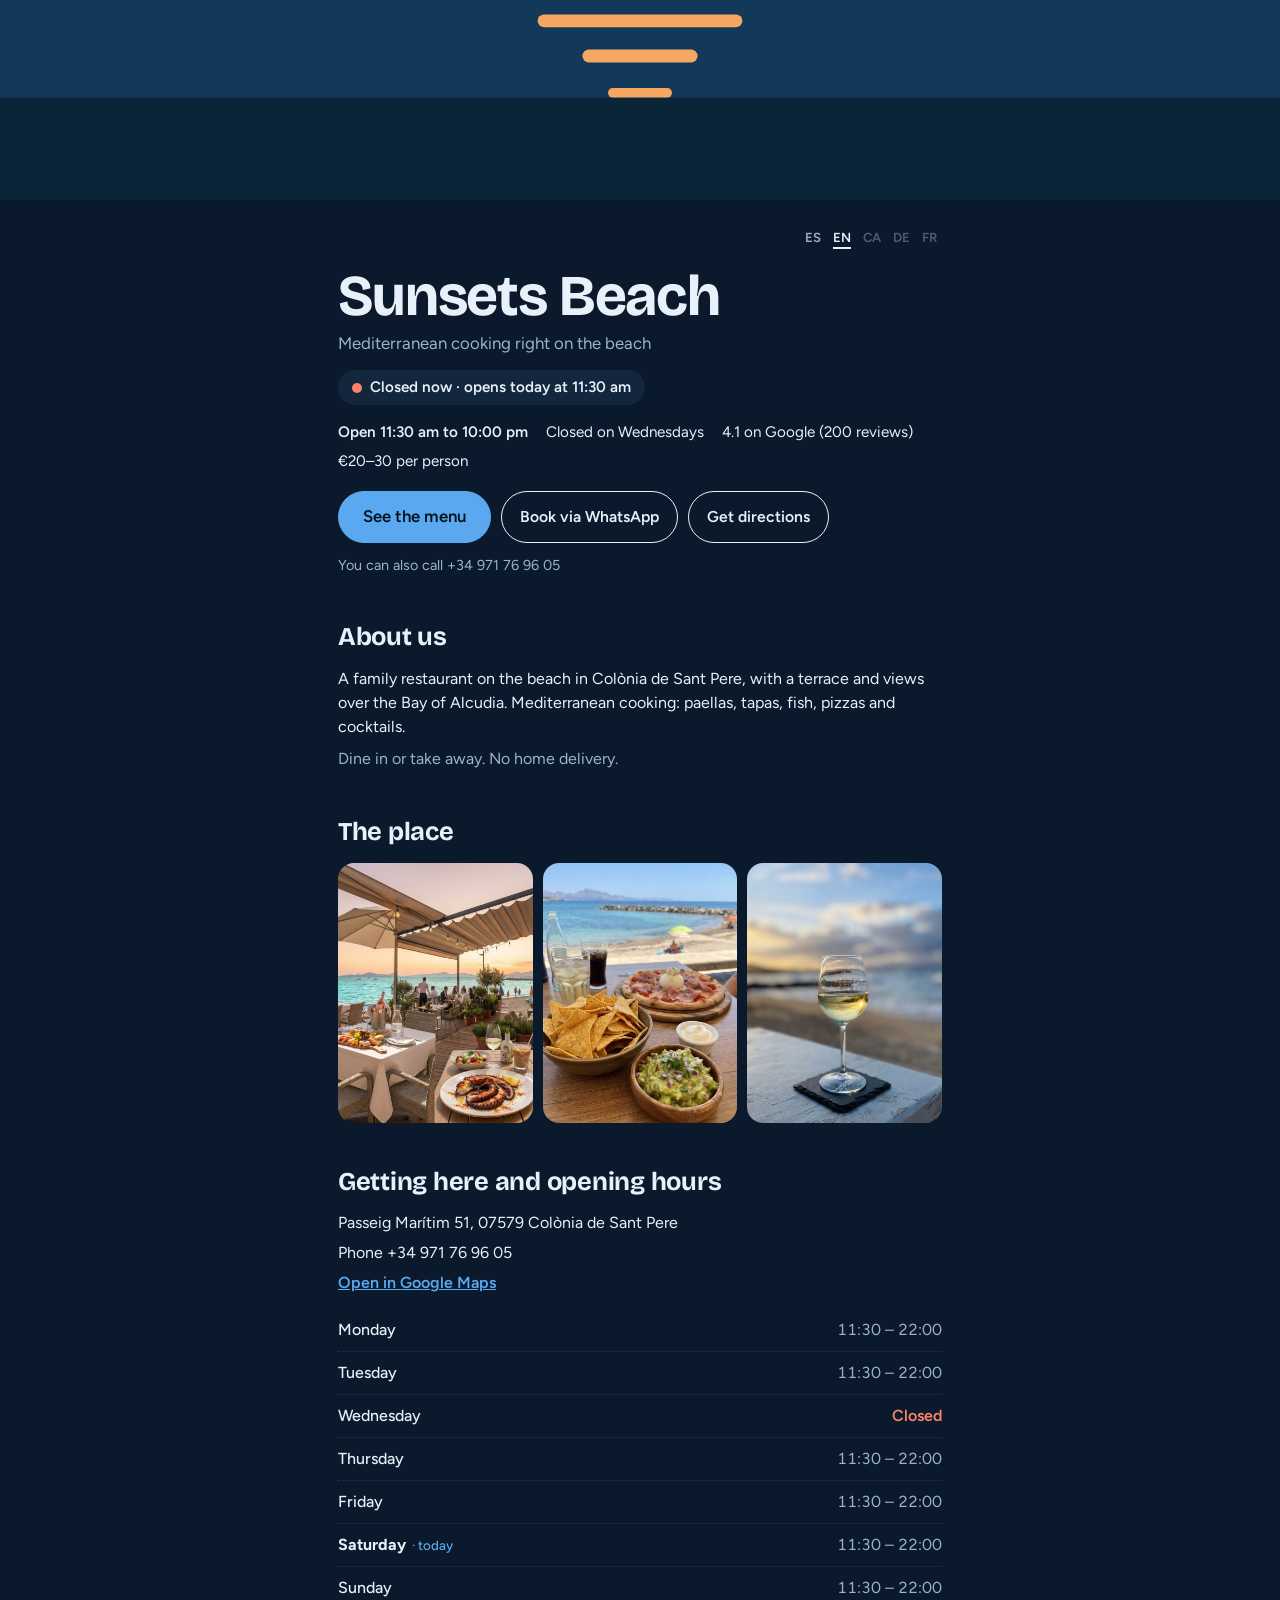
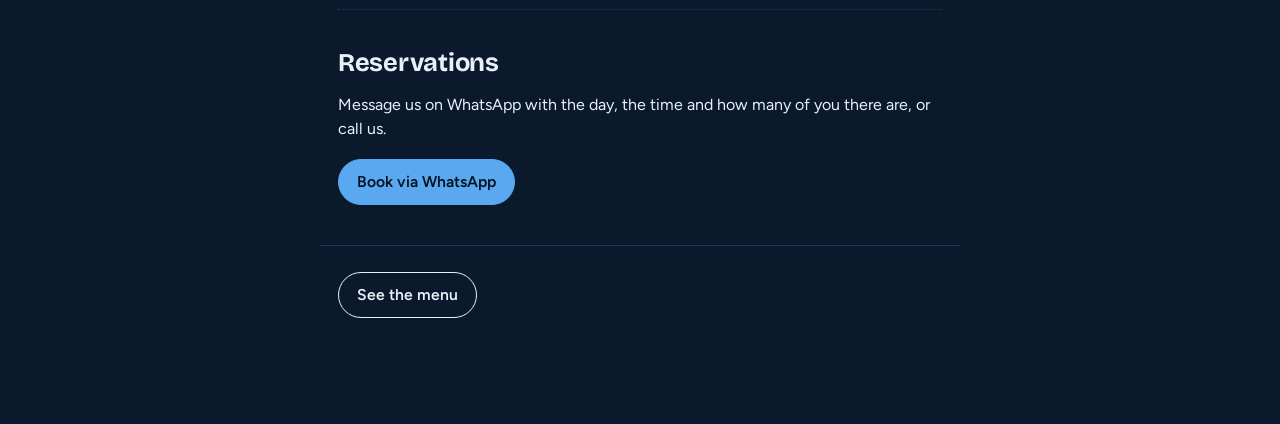
<file: index.html>
<!doctype html>
<html lang="es" data-default-theme="dark">
<head>
<meta charset="utf-8">
<meta name="viewport" content="width=device-width, initial-scale=1, viewport-fit=cover">
<title>Sunsets Beach</title>
<link rel="preconnect" href="https://fonts.googleapis.com">
<link rel="preconnect" href="https://fonts.gstatic.com" crossorigin>
<link rel="stylesheet" href="https://fonts.googleapis.com/css2?family=Bricolage+Grotesque:opsz,wght@12..96,500;12..96,700&family=Figtree:wght@400;500;600&display=swap">
<script>try{var d=document.documentElement,t=localStorage.getItem("sb-theme")||d.getAttribute("data-default-theme");if(t==="light")d.setAttribute("data-theme","light")}catch(e){}</script>
<link rel="stylesheet" href="style.css?v=20261005a">
</head>
<body>
<svg class="hero-art" viewBox="0 0 400 200" preserveAspectRatio="xMidYMax slice" role="img" aria-label="Atardecer sobre el mar">
  <defs>
    <linearGradient id="sky" x1="0" y1="0" x2="0" y2="1">
      <stop class="sky-a" offset="0"/><stop class="sky-b" offset="0.62"/><stop class="sky-c" offset="1"/>
    </linearGradient>
    <clipPath id="above"><rect x="0" y="0" width="400" height="126"/></clipPath>
  </defs>
  <rect width="400" height="126" fill="url(#sky)"/>
  <circle class="sun" cx="200" cy="126" r="52" clip-path="url(#above)"/>
  <rect class="sea-a" y="126" width="400" height="74"/>
  <rect class="sea-b" y="168" width="400" height="32"/>
  <rect class="glint" x="150" y="132" width="100" height="4" rx="2"/>
  <rect class="glint" x="168" y="142" width="64" height="4" rx="2"/>
  <rect class="glint" x="182" y="153" width="36" height="4" rx="2"/>
  <rect class="glint" x="190" y="165" width="20" height="3" rx="1.5"/>
</svg>
<main>
  <div class="wrap intro">
    <div class="bar-top" style="margin-bottom:14px"><span></span><div class="lang" id="lang" aria-label="Idioma"></div></div>
    <h1>Sunsets Beach</h1>
    <p class="tagline" id="tagline"></p>
    <p class="status" id="status" role="status"></p>
    <ul class="facts" id="facts"></ul>
    <div class="actions">
      <a class="btn primary big" id="seeMenu" href="carta.html"></a>
      <a class="btn" id="reserve" href="#" target="_blank" rel="noopener"></a>
      <a class="btn" id="route" href="https://www.google.com/maps/search/?api=1&query=Sunsets+beach+Passeig+maritim+51+Colonia+de+Sant+Pere" target="_blank" rel="noopener"></a>
    </div>
    <p class="contact" id="contact"></p>
  </div>

  <section class="wrap p-section">
    <h2 id="aboutH"></h2>
    <p id="aboutP"></p>
    <p id="serviceP" style="color:var(--muted)"></p>
  </section>

  <section class="wrap p-section">
    <h2 id="photosH"></h2>
    <div class="photos" id="photos"></div>
  </section>

  <section class="wrap p-section">
    <h2 id="findH"></h2>
    <div class="place">
      <span id="addr"></span>
      <span id="phone"></span>
      <a class="inline" id="mapLink" href="https://www.google.com/maps/search/?api=1&query=Sunsets+beach+Passeig+maritim+51+Colonia+de+Sant+Pere" target="_blank" rel="noopener"></a>
    </div>
    <dl class="hours" id="hours" style="margin-top:14px"></dl>
  </section>

  <section class="wrap p-section">
    <h2 id="bookH"></h2>
    <p id="bookP"></p>
    <div class="actions"><a class="btn primary" id="bookWa" href="#" target="_blank" rel="noopener"></a></div>
  </section>

  <footer class="wrap" style="margin-top:40px">
    <a class="btn" id="footMenu" href="carta.html"></a>
  </footer>
</main>
<script type="application/ld+json">{"@context": "https://schema.org", "@type": "Restaurant", "name": "Sunsets Beach", "servesCuisine": "Mediterranean", "telephone": "+34971769605", "hasMenu": "carta.html", "address": {"@type": "PostalAddress", "streetAddress": "Passeig Marítim 51", "postalCode": "07579", "addressLocality": "Colònia de Sant Pere", "addressRegion": "Illes Balears", "addressCountry": "ES"}, "openingHoursSpecification": [{"@type": "OpeningHoursSpecification", "dayOfWeek": ["Monday", "Tuesday", "Thursday", "Friday", "Saturday", "Sunday"], "opens": "11:30", "closes": "22:00"}]}</script>
<script src="data.js?v=20261005a"></script>
<script src="portada.js?v=20261005a"></script>
</body>
</html>
</file>
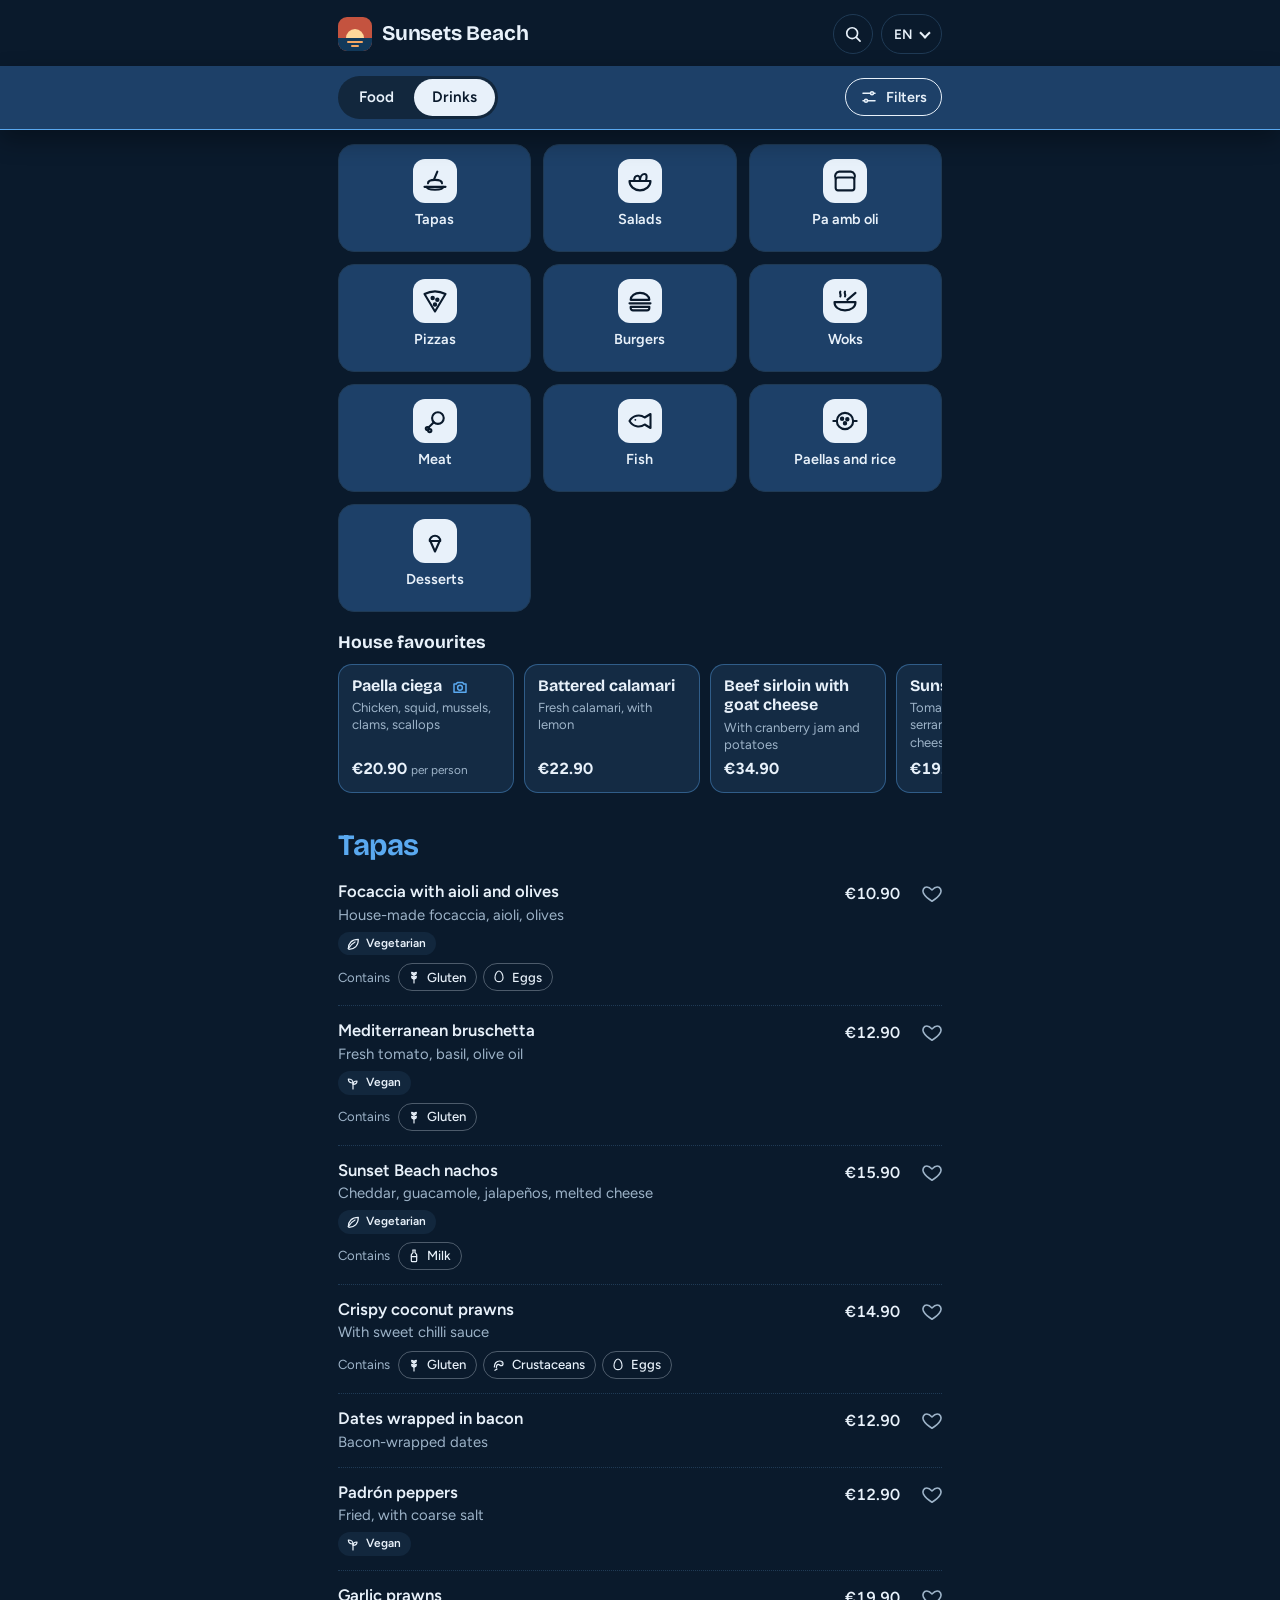
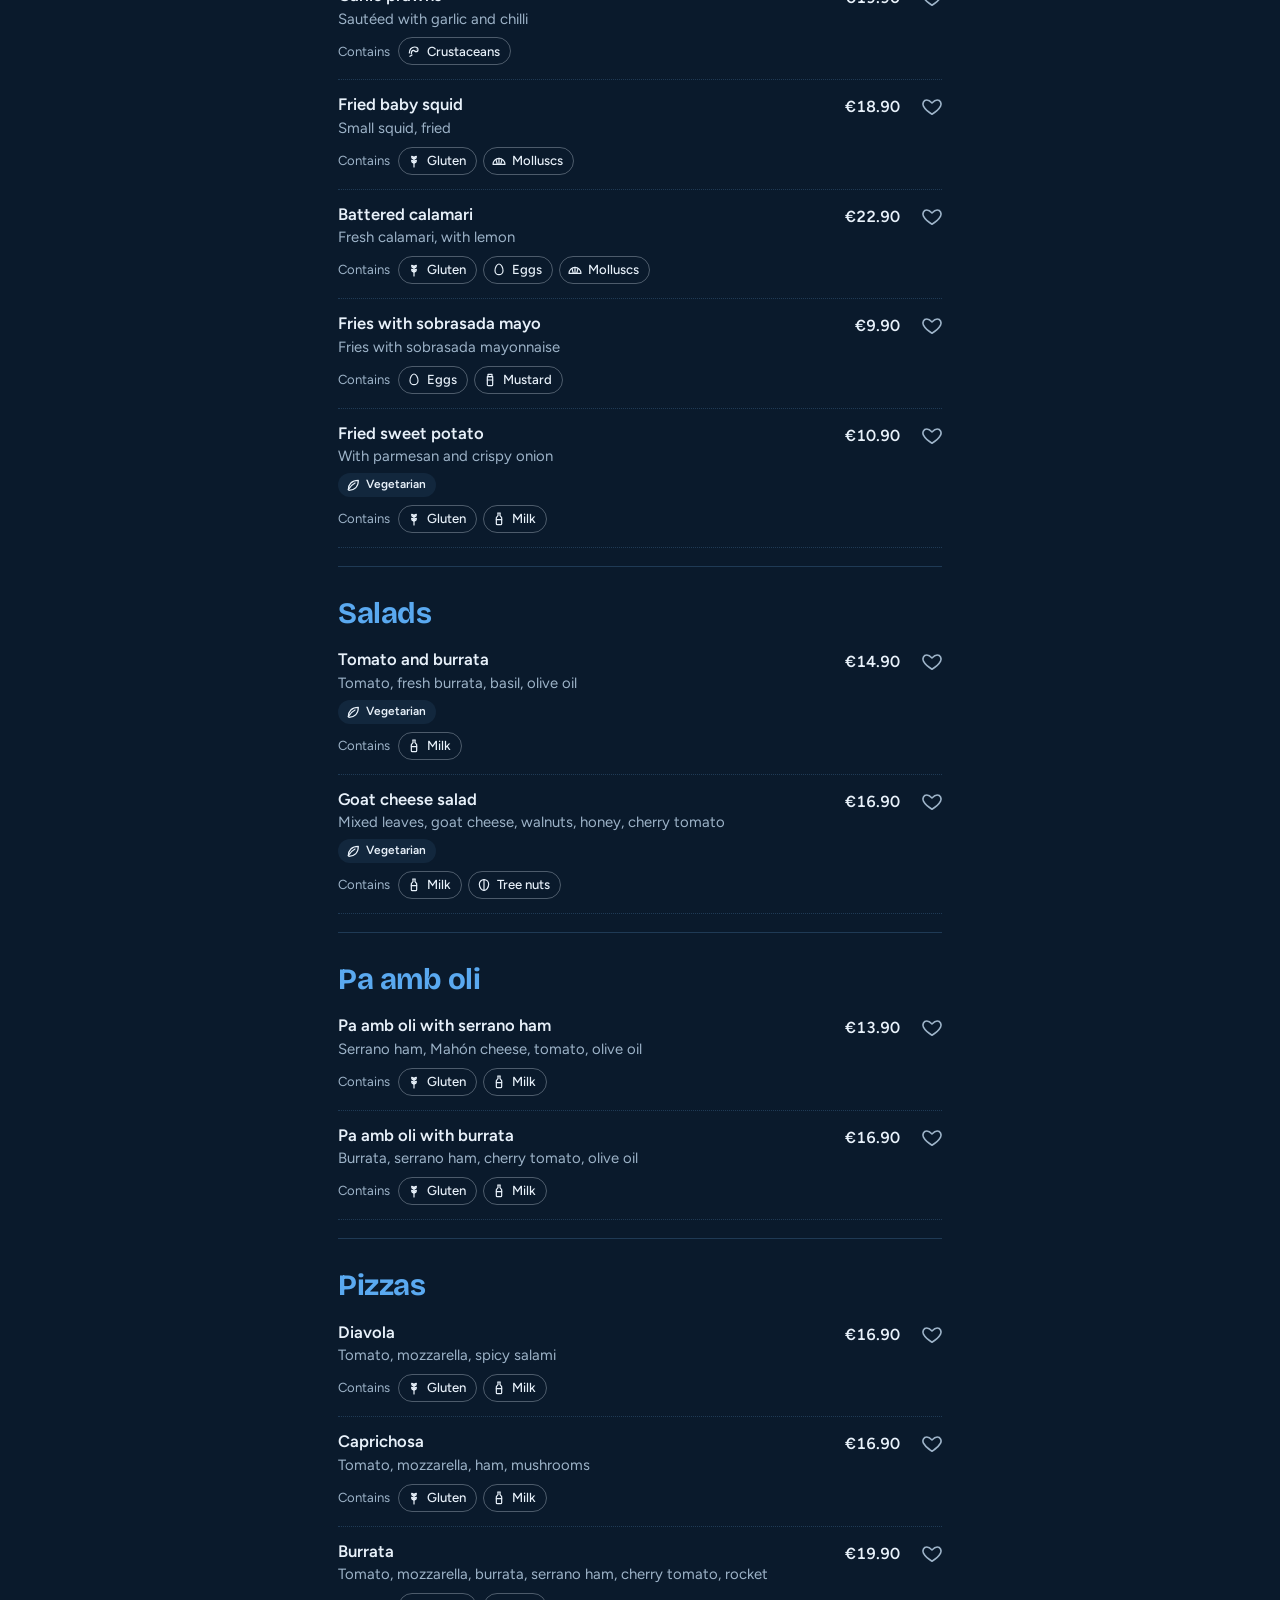
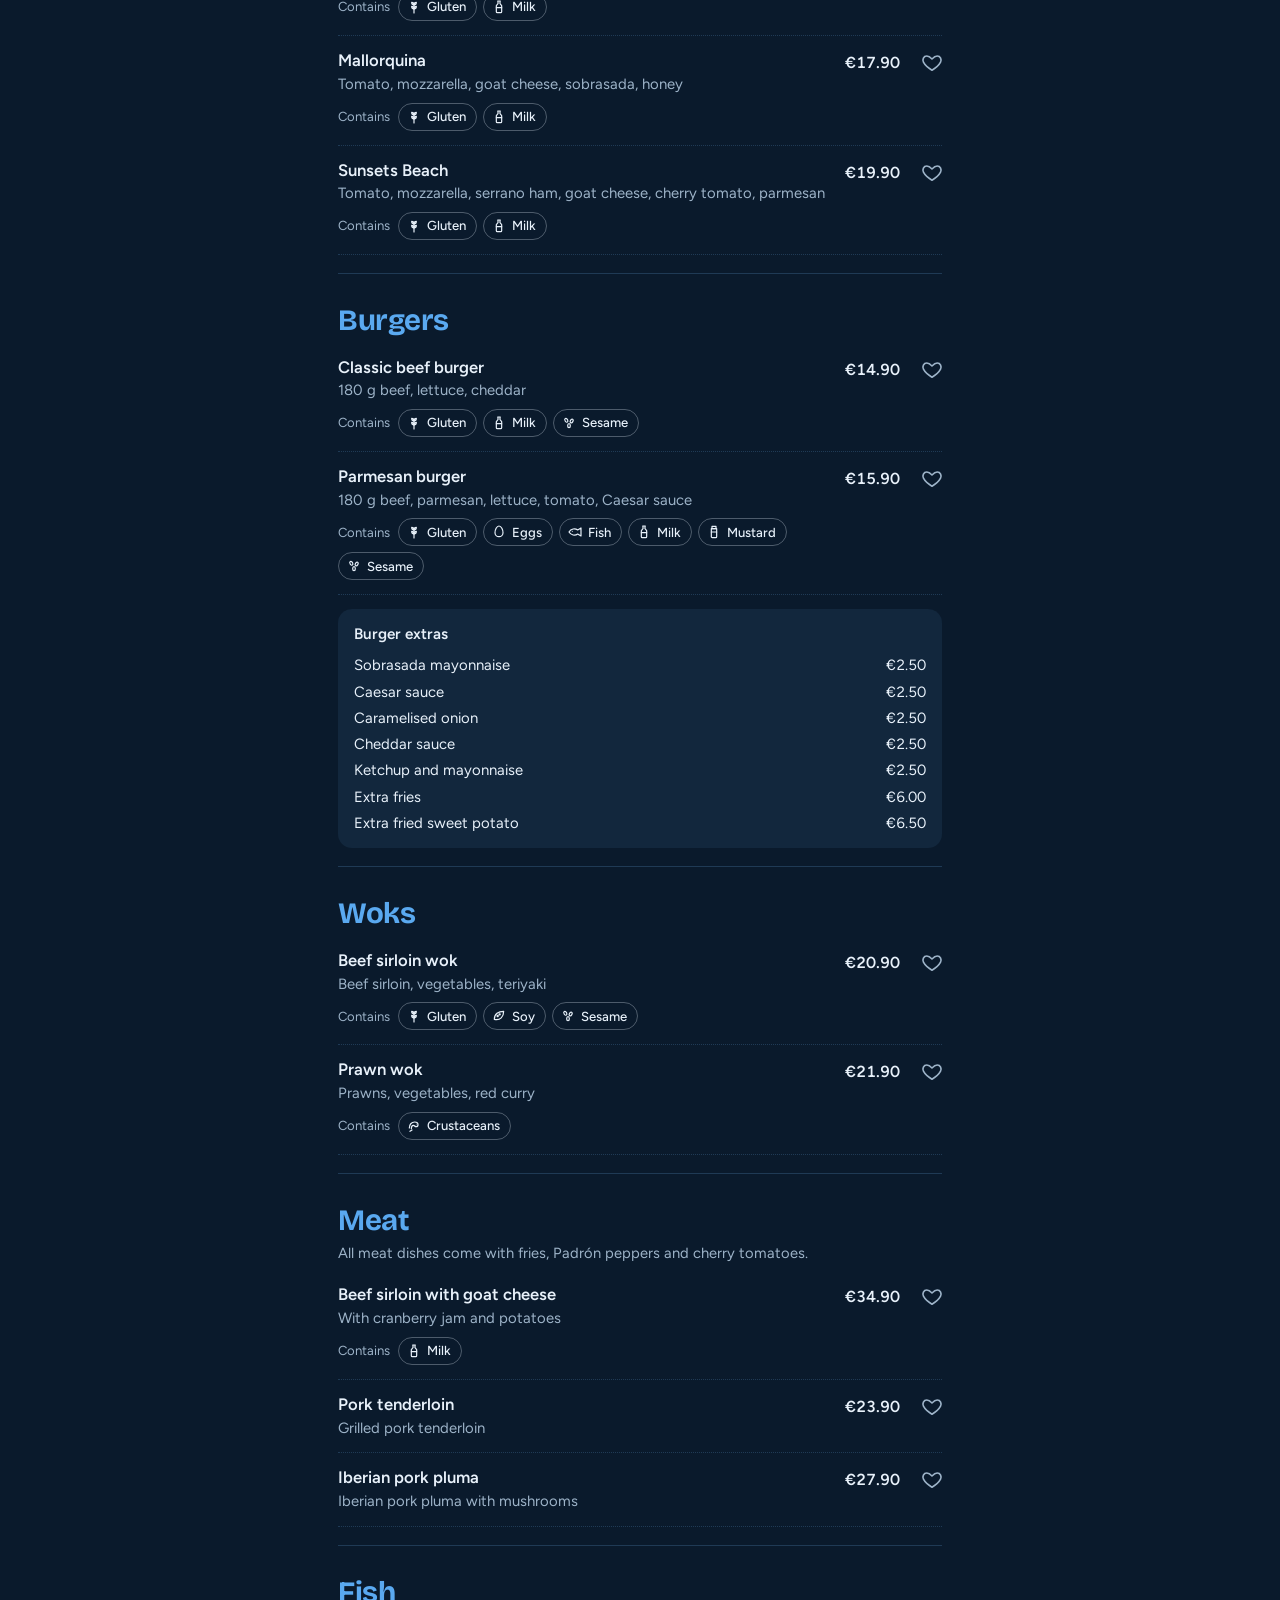
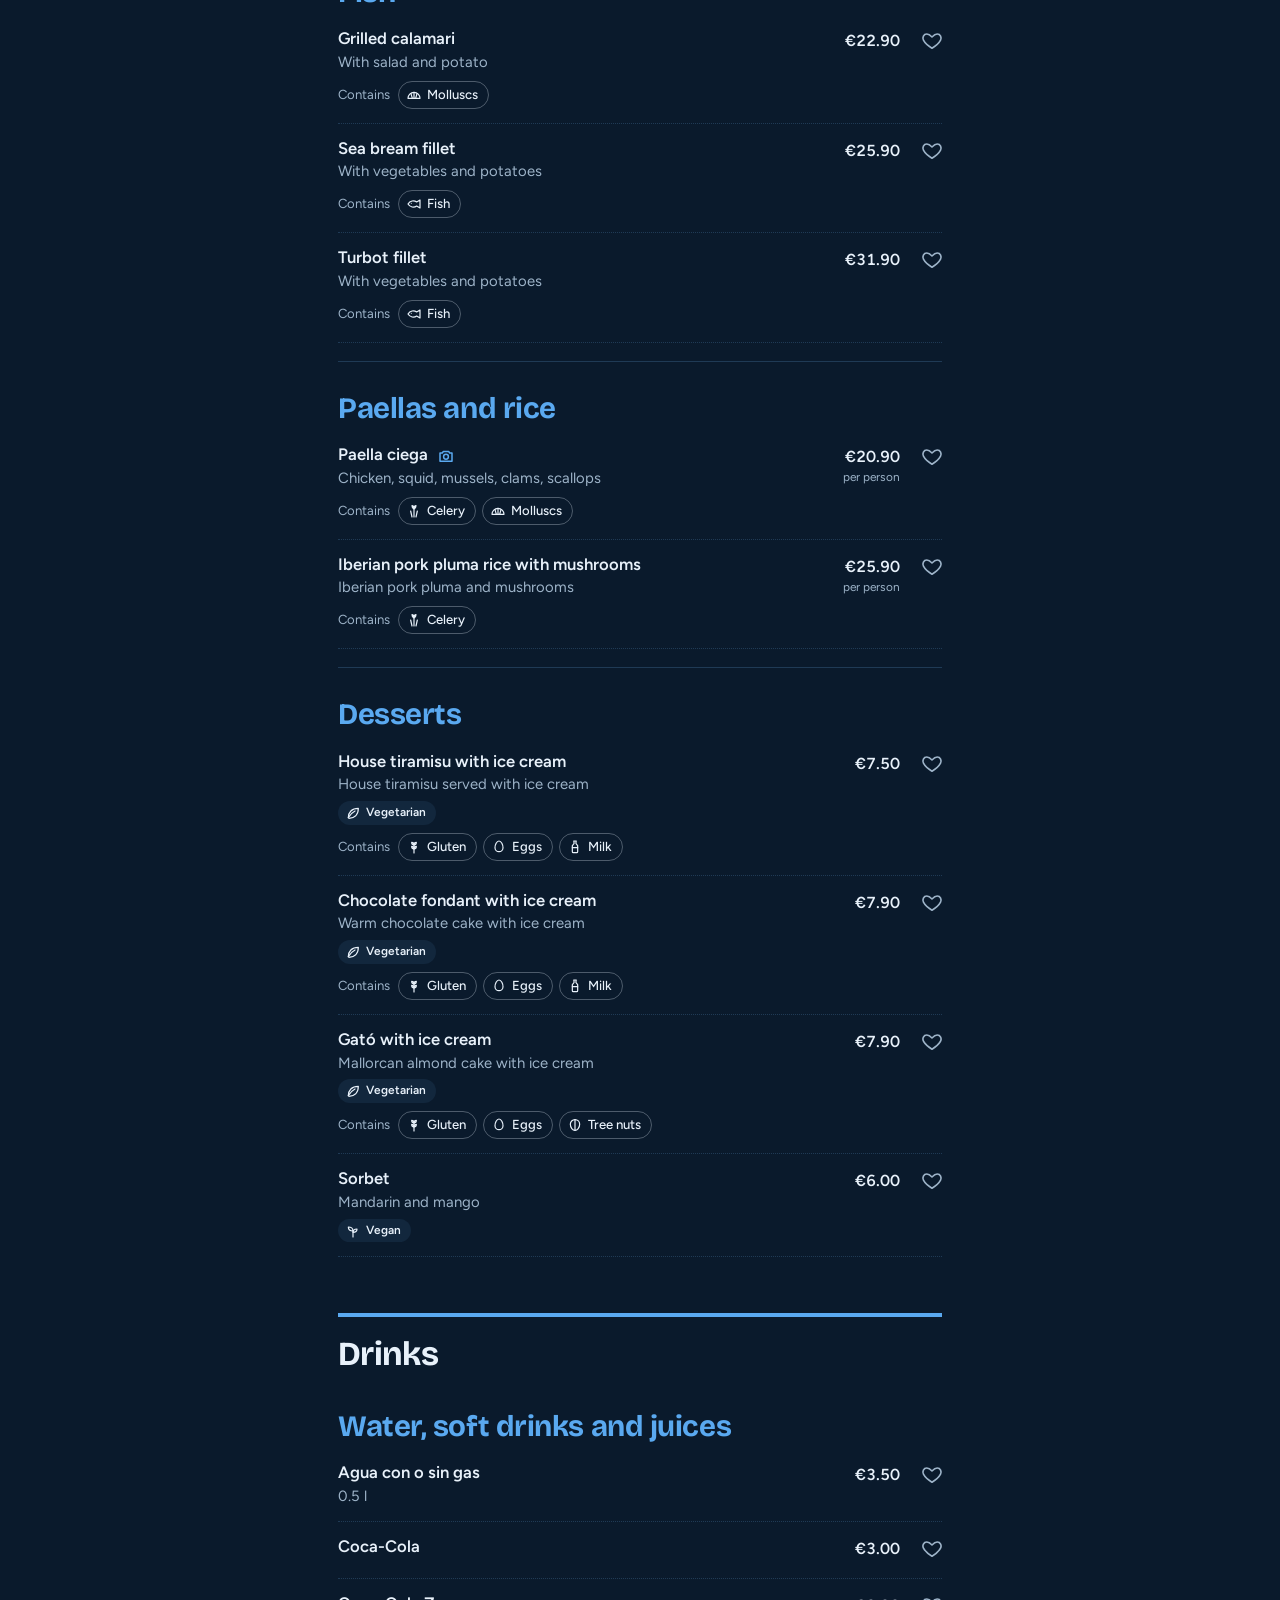
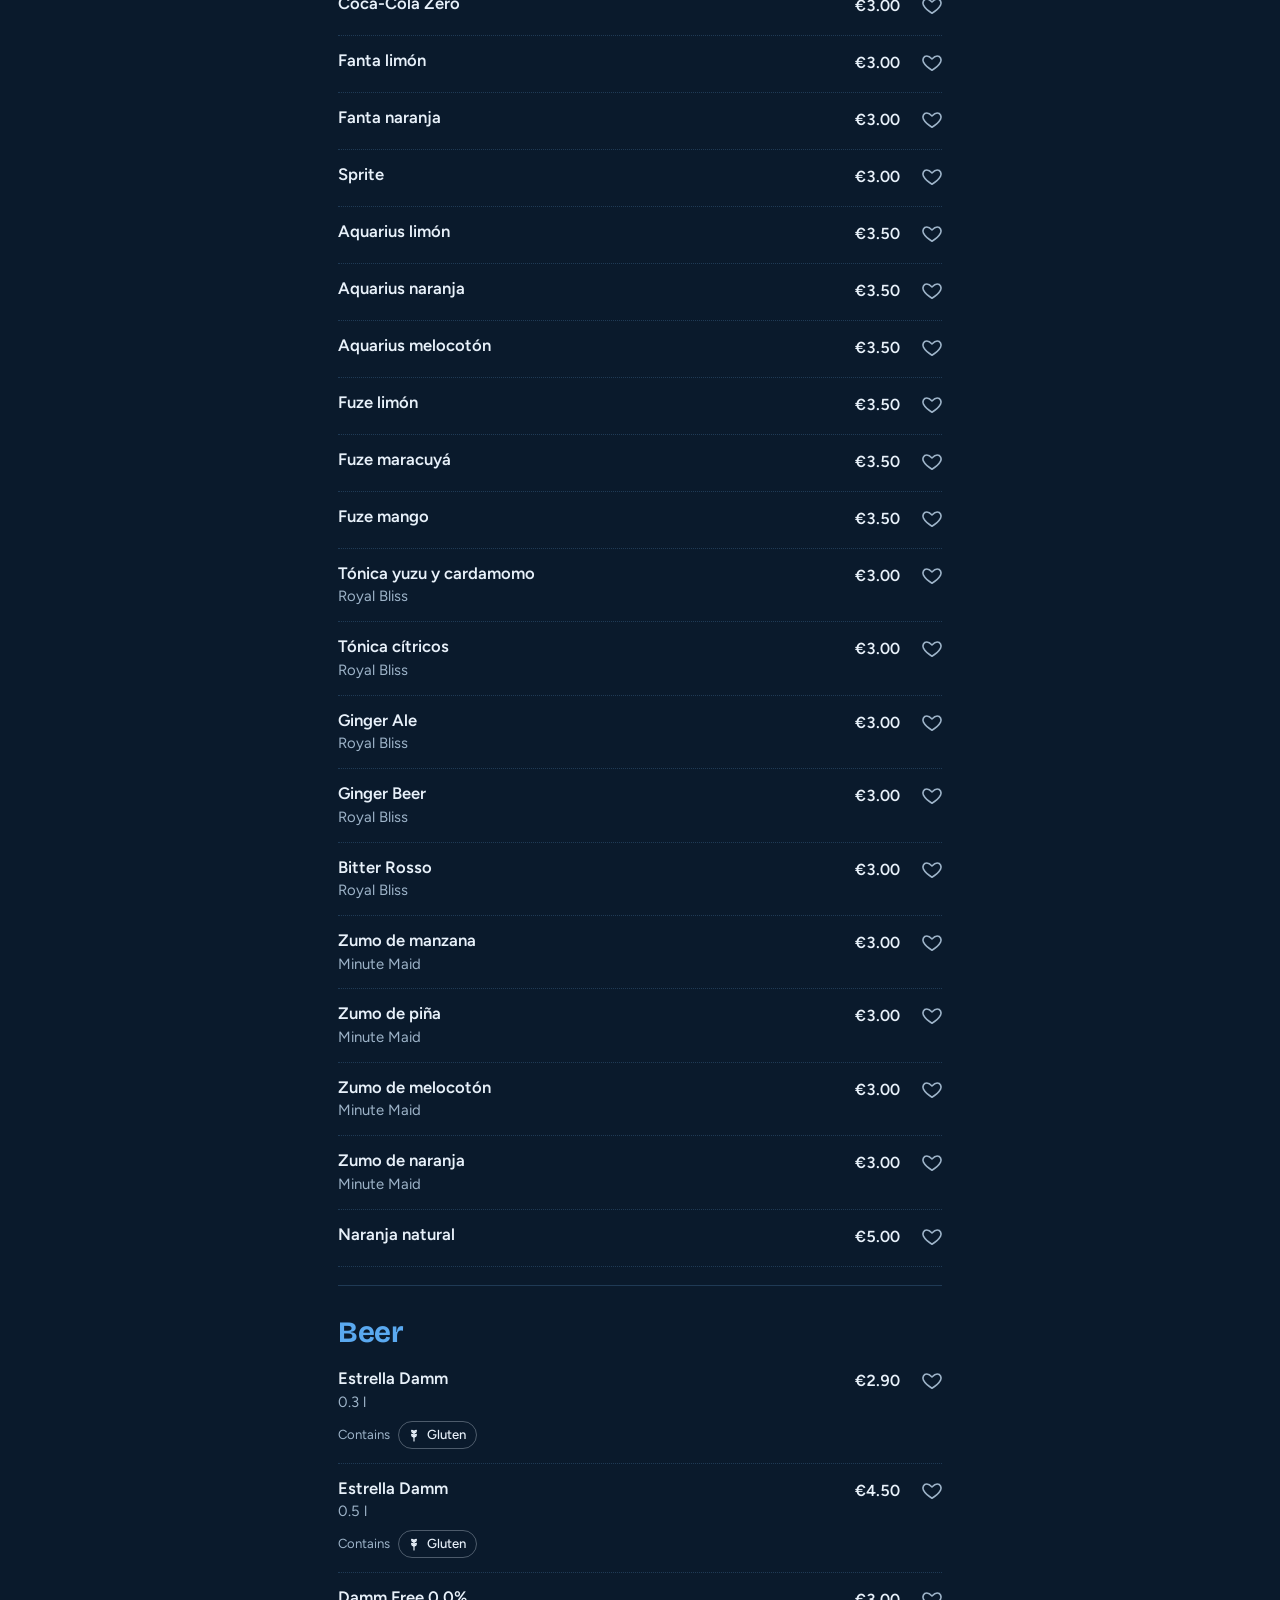
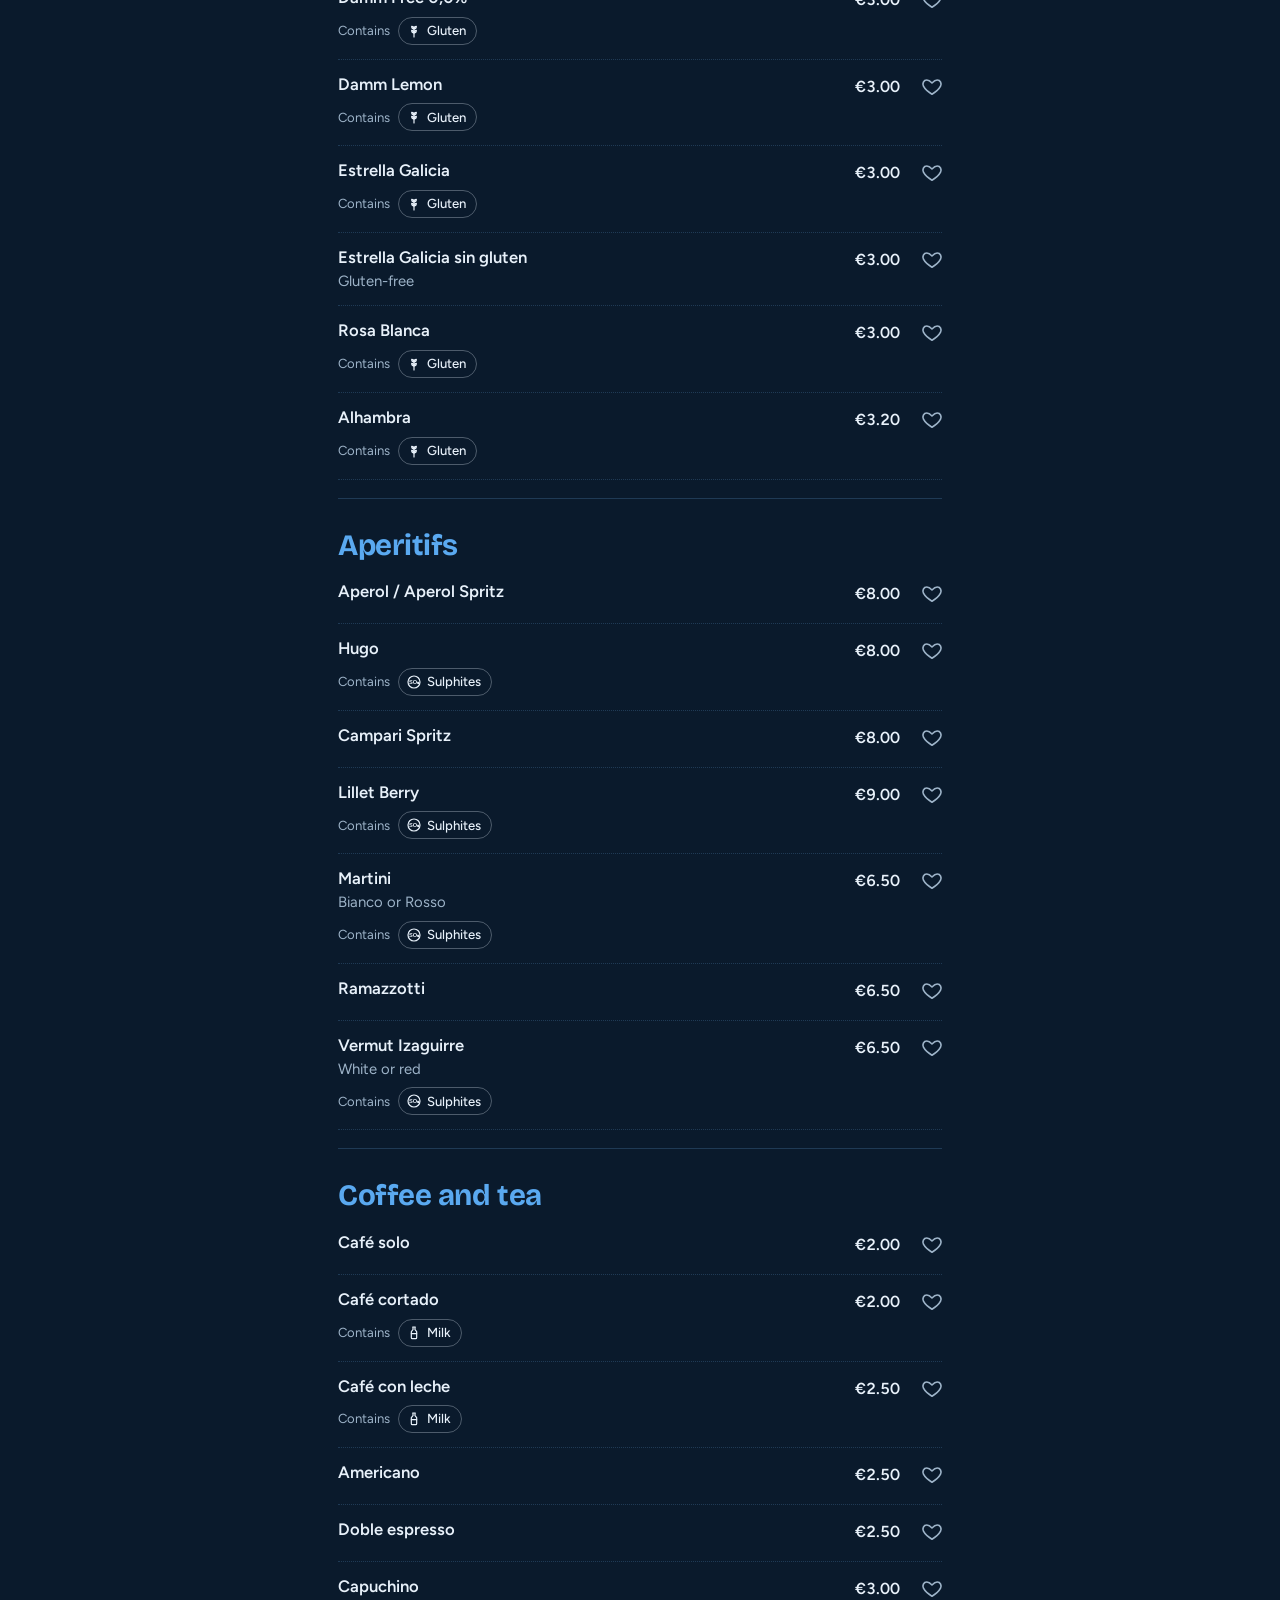
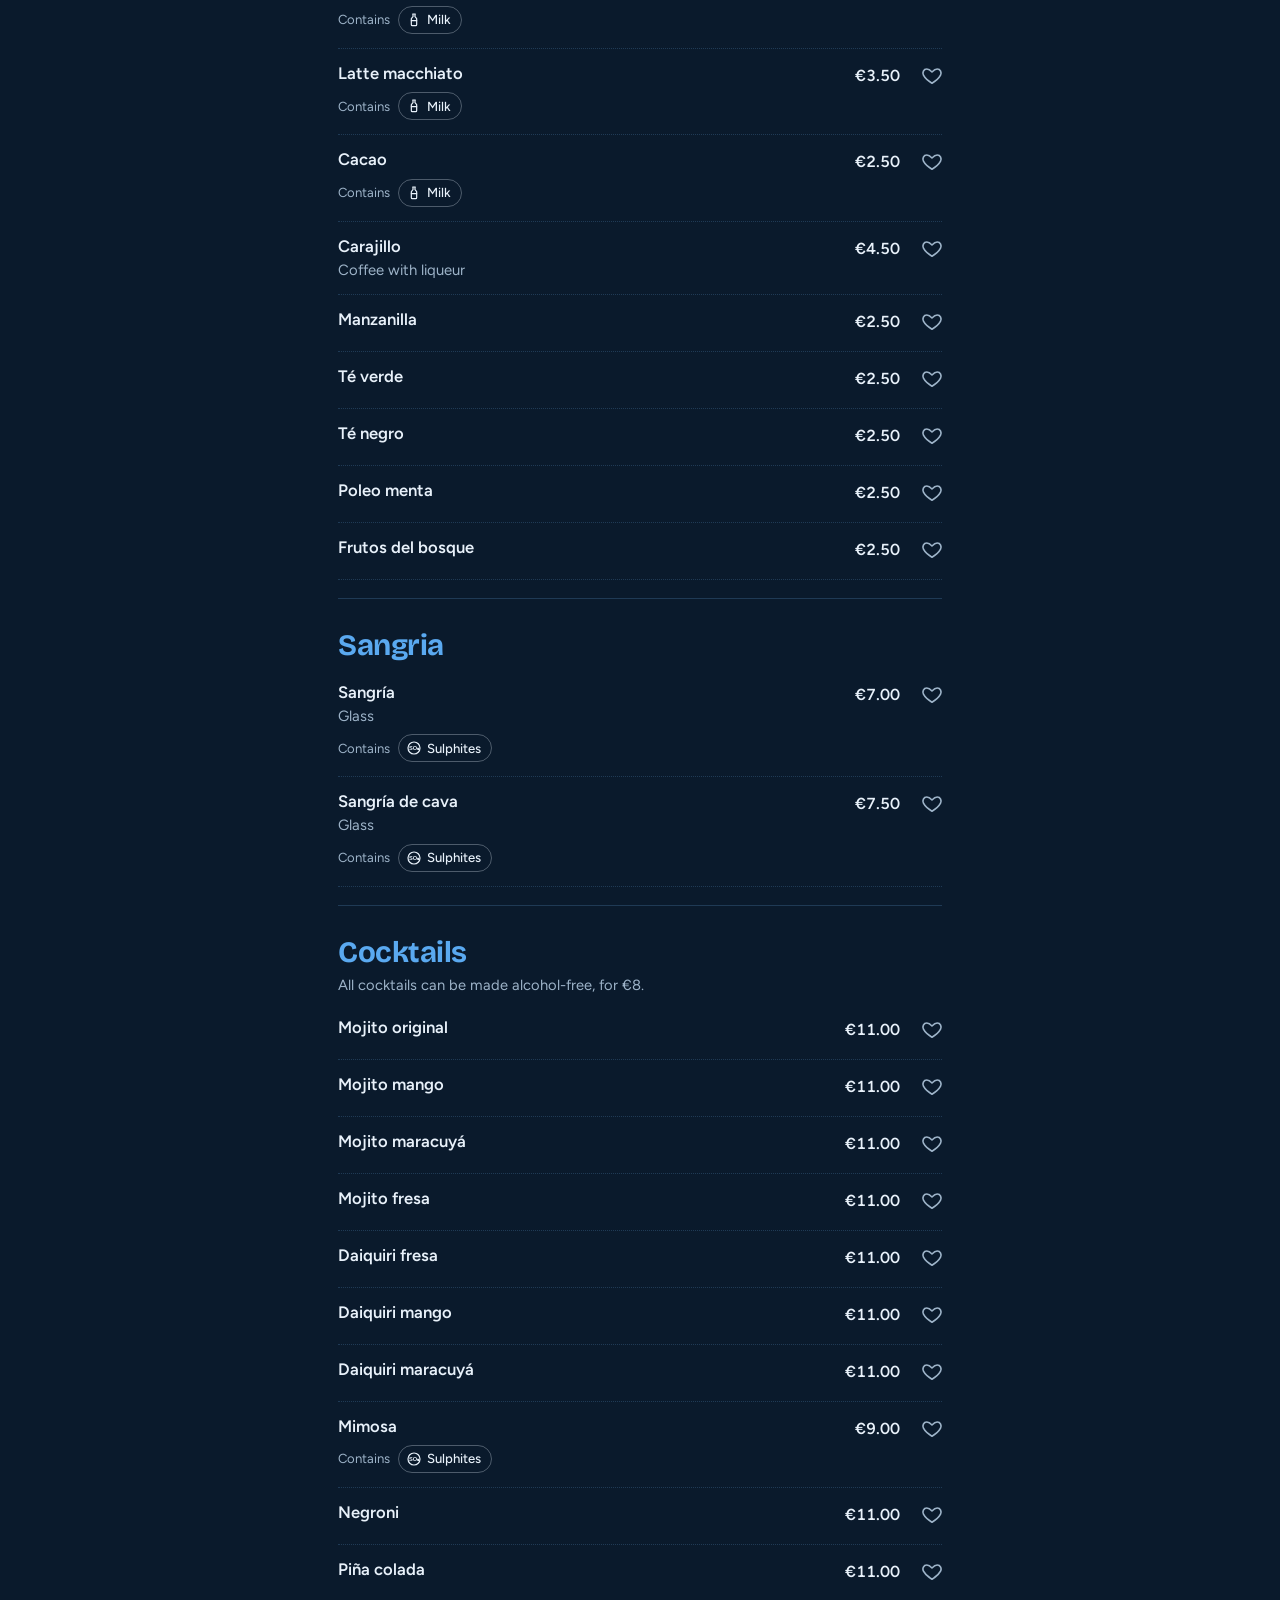
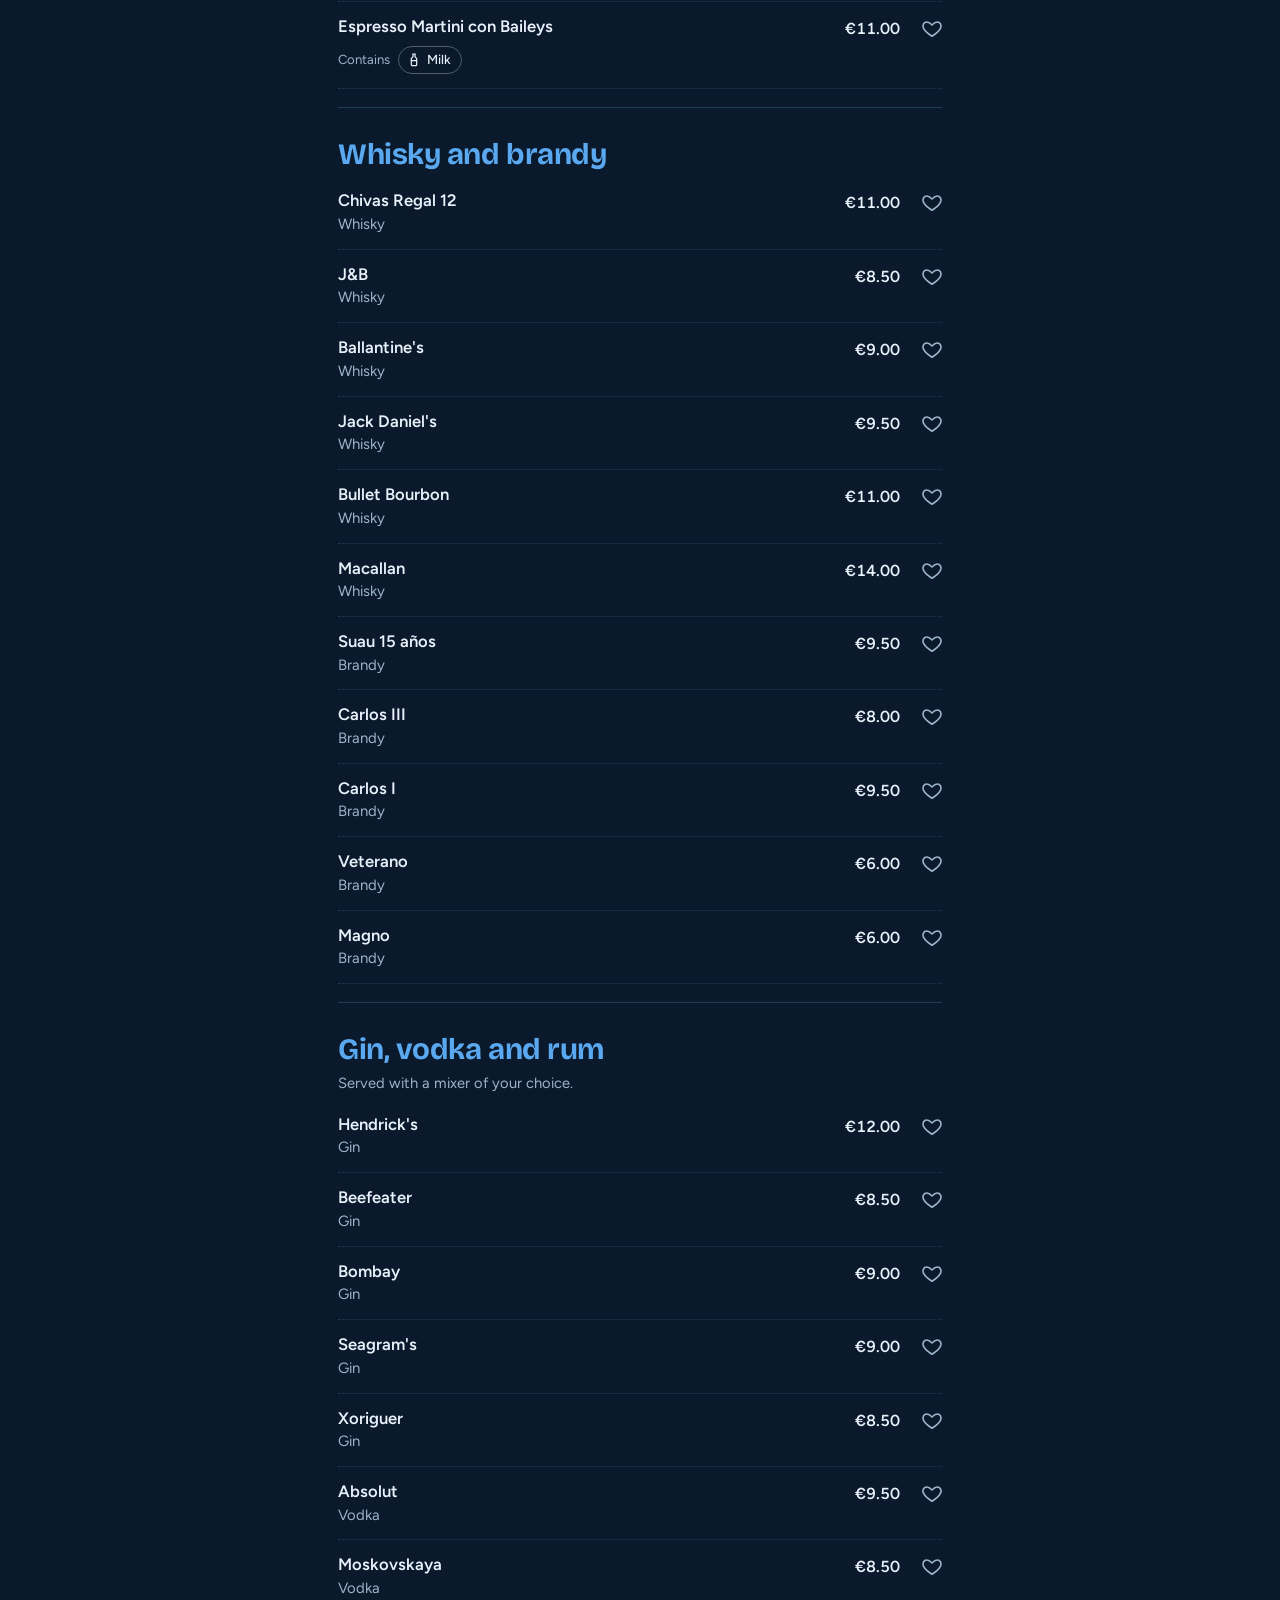
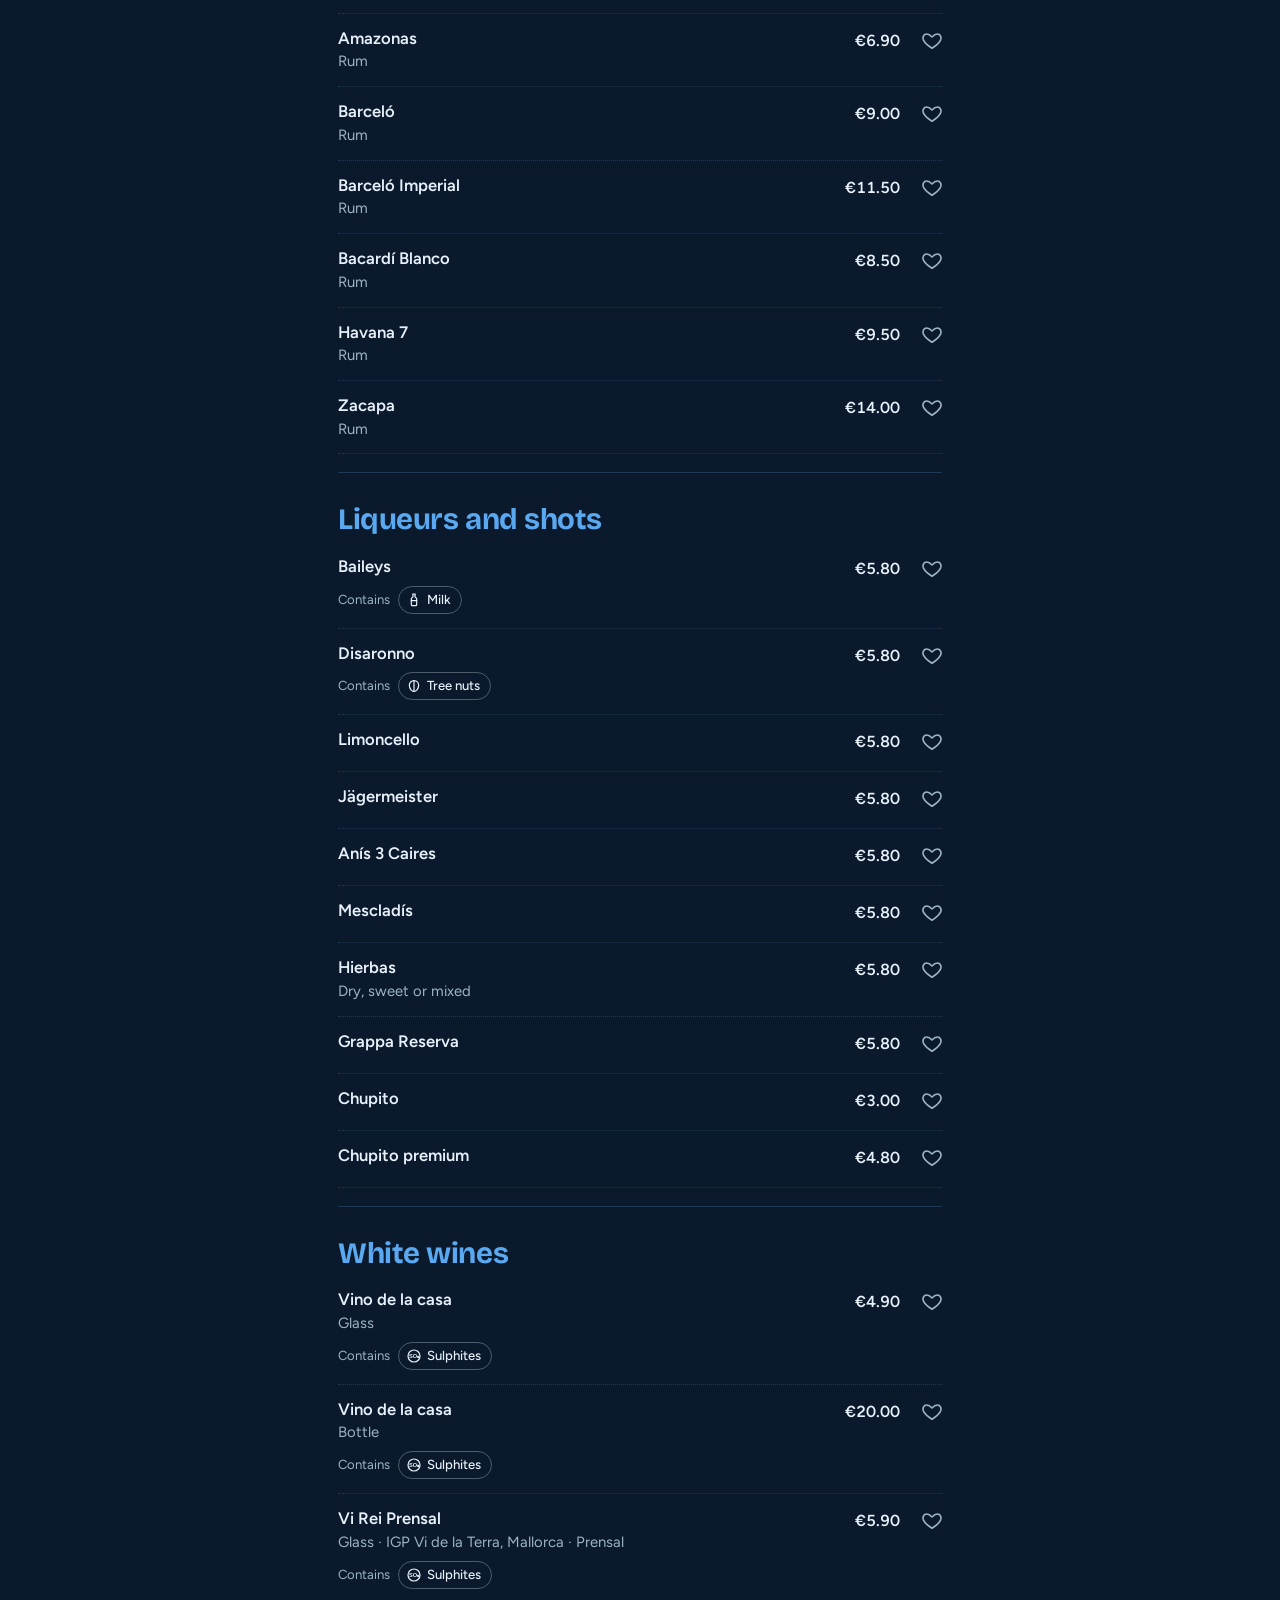
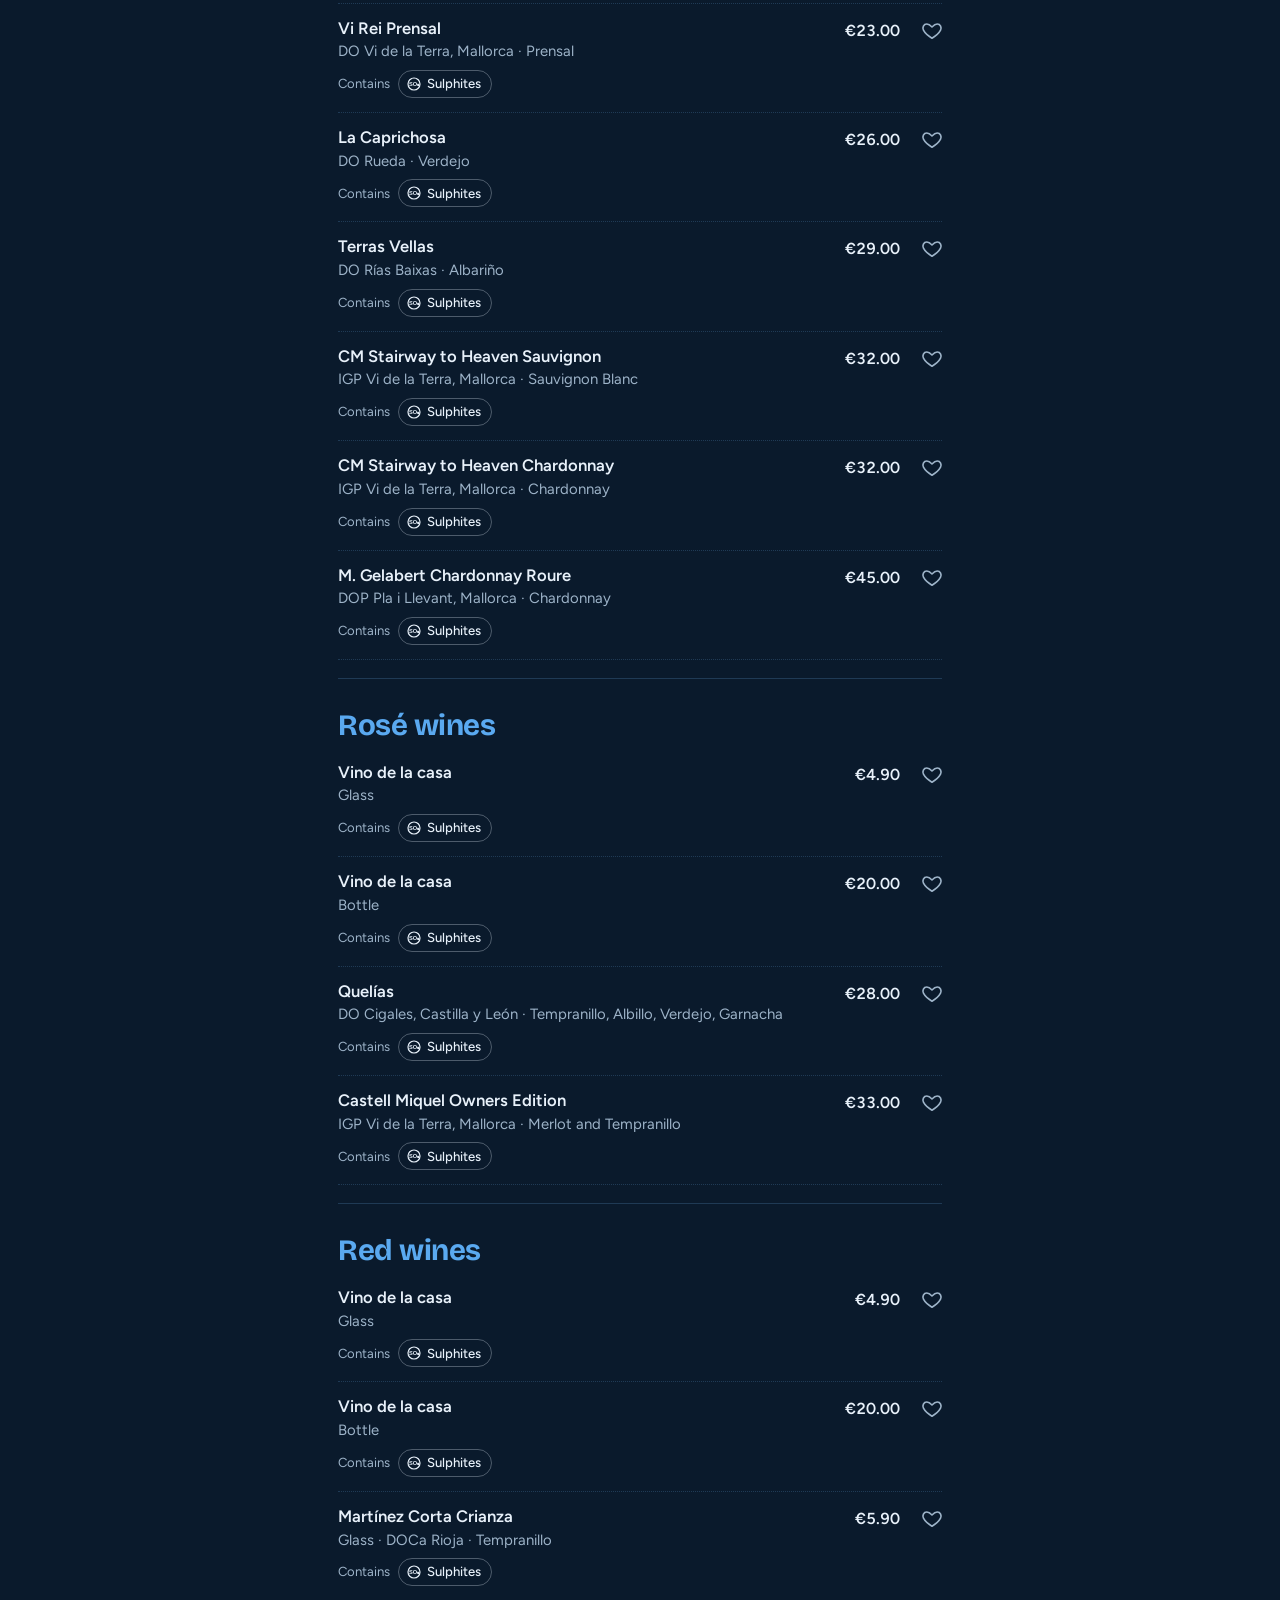
<file: carta.html>
<!doctype html>
<html lang="es" data-default-theme="dark">
<head>
<meta charset="utf-8">
<meta name="viewport" content="width=device-width, initial-scale=1, viewport-fit=cover">
<title>Sunsets Beach · Carta</title>
<link rel="preconnect" href="https://fonts.googleapis.com">
<link rel="preconnect" href="https://fonts.gstatic.com" crossorigin>
<link rel="stylesheet" href="https://fonts.googleapis.com/css2?family=Bricolage+Grotesque:opsz,wght@12..96,500;12..96,700&family=Figtree:wght@400;500;600&display=swap">
<script>try{var d=document.documentElement,t=localStorage.getItem("sb-theme")||d.getAttribute("data-default-theme");if(t==="light")d.setAttribute("data-theme","light")}catch(e){}</script>
<link rel="stylesheet" href="style.css?v=20261005a">
</head>
<body>
<div class="wrap slim">
  <a href="index.html" id="homeLink"><svg viewBox="0 0 34 34" aria-hidden="true"><defs><clipPath id="lg"><rect width="34" height="34" rx="9"/></clipPath></defs><g clip-path="url(#lg)"><rect width="34" height="34" fill="var(--sky-b)"/><circle cx="17" cy="21" r="9" fill="var(--sun)"/><rect y="21" width="34" height="13" fill="var(--sea-a)"/><rect x="9" y="24" width="16" height="2" rx="1" fill="var(--glint)"/><rect x="13" y="28" width="8" height="2" rx="1" fill="var(--glint)"/></g></svg><span>Sunsets Beach</span></a>
  <div class="head-tools">
    <button type="button" class="icon-btn" id="searchBtn" aria-expanded="false" aria-controls="searchRow"><svg viewBox="0 0 24 24" aria-hidden="true"><circle cx="11" cy="11" r="6.5"/><path d="M16 16l4.5 4.5"/></svg></button>
    <details class="langmenu" id="langMenu"><summary id="langCur"></summary><div class="lang" id="lang"></div></details>
  </div>
</div>
<div class="wrap search" id="searchRow" hidden><input type="search" id="q" autocomplete="off" aria-label="Buscar"><p class="search-info" id="qInfo" aria-live="polite"></p></div>

<div class="bar">
  <div class="wrap bar-inner">
    <div class="bar-top">
      <div class="seg" id="seg"></div>
      <button type="button" class="btn small" id="filtersBtn" aria-expanded="false" aria-controls="sheet"></button>
    </div>
    <nav class="chips" id="chips" aria-label="Categorías"></nav>
  </div>
</div>

<main>
  <div class="wrap" id="alControls"></div>
  <nav class="wrap cat-index" id="catIndex" aria-label="Categorías"></nav>
  <div class="wrap stars-wrap" id="starsWrap"></div>
  <div class="wrap" id="menu"></div>
  <footer class="wrap">
    <p id="addr"></p>
    <p id="phone"></p>
    <p><a class="btn" id="reserve" href="#" target="_blank" rel="noopener"></a></p>
  </footer>
</main>

<div class="tray-back" id="trayBack" hidden></div>
<div class="tray" id="tray" data-state="closed" hidden>
  <div class="tray-inner">
    <button class="tray-head" id="trayHead" aria-expanded="false" aria-controls="trayBody">
      <span class="grab" aria-hidden="true"></span>
      <span class="th-left"><span id="trayCount"></span><small id="trayHint"></small></span>
      <span class="th-right"><span class="tray-total" id="trayTotal"></span><span class="chev" aria-hidden="true"><svg viewBox="0 0 24 24"><path d="M6 15l6-6 6 6"/></svg></span></span>
    </button>
    <div class="tray-body" id="trayBody" inert><div class="tray-body-in">
      <ul class="tray-list" id="trayList"></ul>
      <p class="tray-note" id="trayNote"></p>
      <div class="tray-actions">
        <button class="btn primary small" id="waiterBtn" type="button"></button>
        <button class="link-btn" id="trayClear" type="button"></button>
      </div>
    </div></div>
  </div>
</div>

<div id="sheetWrap"></div>
<div id="fichaWrap"></div>

<div class="waiter" id="waiter" role="dialog" aria-modal="true" hidden>
  <div class="waiter-inner" id="waiterBody"></div>
</div>
<script src="data.js?v=20261005a"></script>
<script src="carta.js?v=20261005a"></script>
</body>
</html>
</file>
<file: style.css>
/* Palette: blues taken from the restaurant's existing look. Warm tones stay only in the sunset artwork and as a warning colour. */
/* Oscuro por defecto; el claro se activa con data-theme="light" (ajuste en Filtros). */
:root {
  --bg: #0A1A2C;
  --ink: #E8F1FA;
  --muted: #9DB3C8;
  --line: #1F3A55;
  --accent: #5AA9F0;
  --on-accent: #04121F;
  --chip: #12273D;
  --raised: #1D4068;
  --raised-line: #5AA9F0;
  --warn: #FF8266;
  --ok: #4FD08E;
  --sky-a: #5B3F6B;
  --sky-b: #C4533F;
  --sky-c: #F08A4B;
  --sun: #FFD79A;
  --sea-a: #12395A;
  --sea-b: #0A2438;
  --glint: #F5A762;
  --font-display: "Bricolage Grotesque", "Trebuchet MS", system-ui, sans-serif;
  --font-body: "Figtree", system-ui, -apple-system, "Segoe UI", sans-serif;
  color-scheme: dark;
}
:root[data-theme="light"] {
  --bg: #F4F8FC;
  --ink: #0E2A47;
  --muted: #4A647D;
  --line: #D3E0EC;
  --accent: #1565C0;
  --on-accent: #FFFFFF;
  --chip: #E3EDF7;
  --raised: #FFFFFF;
  --raised-line: #1565C0;
  --warn: #C8391F;
  --ok: #1B8553;
  --sky-a: #FFD98F;
  --sky-b: #F7945F;
  --sky-c: #D2432A;
  --sun: #FFF0C2;
  --sea-a: #1B5E8F;
  --sea-b: #0F3F66;
  --glint: #FFD98F;
  color-scheme: light;
}

* { box-sizing: border-box; }
body {
  background: var(--bg);
  color: var(--ink);
  font-family: var(--font-body);
  font-size: 16px;
  line-height: 1.5;
  margin: 0;
  padding-bottom: 96px;
}
@media (prefers-reduced-motion: no-preference) { html { scroll-behavior: smooth; } }
button { font: inherit; color: inherit; }
:focus-visible { outline: 3px solid var(--accent); outline-offset: 2px; border-radius: 6px; }

.hero-art { display: block; width: 100%; height: 200px; }
.hero-art .sky-a { stop-color: var(--sky-a); }
.hero-art .sky-b { stop-color: var(--sky-b); }
.hero-art .sky-c { stop-color: var(--sky-c); }
.hero-art .sun { fill: var(--sun); }
.hero-art .sea-a { fill: var(--sea-a); }
.hero-art .sea-b { fill: var(--sea-b); }
.hero-art .glint { fill: var(--glint); }

.wrap { max-width: 640px; margin: 0 auto; padding-inline: 18px; }

.intro { padding-block: 22px 8px; }
.intro h1 {
  font-family: var(--font-display);
  font-weight: 700;
  font-size: clamp(2.4rem, 11vw, 3.6rem);
  line-height: 1;
  letter-spacing: -0.02em;
  margin: 0 0 6px;
  text-wrap: balance;
}
.intro .tagline { margin: 0; color: var(--muted); font-size: 1.05rem; }
.facts { display: flex; flex-wrap: wrap; gap: 6px 18px; margin: 16px 0 0; padding: 0; list-style: none; font-size: 0.95rem; }
.facts li { min-width: 0; }
.facts b { font-weight: 600; }

.actions { display: flex; flex-wrap: wrap; gap: 10px; margin-top: 18px; }
.btn {
  display: inline-flex; align-items: center; gap: 8px;
  min-height: 46px; padding: 0 18px;
  border-radius: 999px; border: 1.5px solid var(--ink);
  background: transparent; color: var(--ink);
  font-weight: 600; font-size: 0.98rem; text-decoration: none; cursor: pointer;
}
.btn.primary { background: var(--accent); border-color: var(--accent); color: var(--on-accent); }
.contact { margin: 12px 0 0; font-size: 0.9rem; color: var(--muted); }

.bar {
  position: sticky; top: env(safe-area-inset-top, 0px); z-index: 5;
  background: var(--raised); border-bottom: 1px solid var(--raised-line);
  box-shadow: 0 10px 24px rgba(0, 0, 0, 0.32);
  margin-top: 8px;
}
.bar-inner { display: flex; flex-direction: column; gap: 8px; padding-block: 10px; }
.bar-top { display: flex; align-items: center; justify-content: space-between; gap: 12px; }
.seg { display: flex; padding: 3px; gap: 2px; background: var(--chip); border-radius: 999px; }
.seg button { border: 0; background: transparent; border-radius: 999px; padding: 7px 18px; font-weight: 600; font-size: 0.95rem; cursor: pointer; color: var(--ink); }
.seg button[aria-pressed="true"] { background: var(--ink); color: var(--bg); }
.chips { display: flex; gap: 8px; overflow-x: auto; min-width: 0; scrollbar-width: none; padding-block: 2px; }
.chips::-webkit-scrollbar { display: none; }
.chip {
  flex: none; border: 0; background: var(--chip); color: var(--ink);
  border-radius: 999px; padding: 8px 14px; font-weight: 500; font-size: 0.92rem; cursor: pointer; white-space: nowrap;
}
.chip[aria-current="true"] { background: var(--ink); color: var(--bg); }
.lang { display: flex; gap: 2px; flex: none; font-size: 0.82rem; font-weight: 600; }
.lang button { border: 0; background: transparent; padding: 6px 5px; cursor: pointer; color: var(--muted); border-radius: 6px; }
.lang button[aria-pressed="true"] { color: var(--ink); text-decoration: underline; text-decoration-thickness: 2px; text-underline-offset: 5px; }
.lang button[disabled] { opacity: 0.45; cursor: not-allowed; }

.section { padding-top: 30px; scroll-margin-top: 132px; }
.section + .section { margin-top: 18px; border-top: 1px solid var(--line); }
.section h2 {
  font-family: var(--font-display); font-weight: 700; font-size: 1.85rem; line-height: 1.1; letter-spacing: -0.015em; color: var(--accent);
  margin: 0 0 6px;
}
.note { margin: 0 0 6px; color: var(--muted); font-size: 0.92rem; }
.dishes { list-style: none; margin: 0; padding: 0; }
.dish {
  display: grid; grid-template-columns: minmax(0, 1fr) auto auto; align-items: start; column-gap: 10px;
  padding: 14px 0; border-bottom: 1px dotted var(--line);
}
.dish h3 { margin: 0; font-size: 1.04rem; font-weight: 600; line-height: 1.3; }
.dish p { margin: 2px 0 0; color: var(--muted); font-size: 0.93rem; line-height: 1.4; }
.price { font-weight: 600; font-variant-numeric: tabular-nums; white-space: nowrap; padding-top: 1px; text-align: right; }
.price small { display: block; font-weight: 400; color: var(--muted); font-size: 0.74rem; }
.fav { border: 0; background: transparent; width: 44px; height: 44px; margin: -10px -12px -6px 0; display: grid; place-items: center; cursor: pointer; border-radius: 50%; }
.fav svg { width: 22px; height: 22px; fill: none; stroke: var(--muted); stroke-width: 1.8; }
.fav[aria-pressed="true"] svg { fill: var(--warn); stroke: var(--warn); }
.extras { margin-top: 14px; padding: 14px 16px; background: var(--chip); border-radius: 14px; }
.extras h3 { margin: 0 0 8px; font-size: 0.95rem; font-weight: 600; }
.extras ul { list-style: none; margin: 0; padding: 0; display: grid; gap: 4px; }
.extras li { display: flex; justify-content: space-between; gap: 12px; font-size: 0.93rem; font-variant-numeric: tabular-nums; }
.demo-note { margin: 12px 0 0; font-size: 0.8rem; line-height: 1.35; color: var(--muted); }
.demo-note b { font-weight: 600; color: var(--ink); }
.group-title { font-family: var(--font-display); font-weight: 700; font-size: 2.1rem; letter-spacing: -0.02em; color: var(--ink); margin: 56px 0 0; padding-top: 12px; border-top: 4px solid var(--accent); scroll-margin-top: 132px; }
#menu > .group-title:first-child { position: absolute; width: 1px; height: 1px; margin: 0; padding: 0; border: 0; overflow: hidden; clip-path: inset(50%); white-space: nowrap; }

footer { margin-top: 40px; padding-block: 26px 10px; border-top: 1px solid var(--line); color: var(--muted); font-size: 0.92rem; }
footer p { margin: 0 0 4px; }

.tray {
  position: fixed; left: 0; right: 0; bottom: 0; z-index: 8;
  padding: 0 20px calc(18px + env(safe-area-inset-bottom, 0px));
  background: var(--raised); border-top: 2px solid var(--raised-line);
  border-radius: 18px 18px 0 0; box-shadow: 0 -12px 32px rgba(0, 0, 0, 0.45);
}
.tray[hidden] { display: none; }
.tray-inner { max-width: 640px; margin: 0 auto; }
.tray-total { font-variant-numeric: tabular-nums; font-weight: 700; }
.tray-list { list-style: none; margin: 4px 0 8px; padding: 0; max-height: 34vh; overflow-y: auto; transition: max-height 0.28s ease; }
.tray-list li { display: flex; justify-content: space-between; gap: 14px; padding: 14px 0; border-bottom: 1px solid color-mix(in srgb, var(--ink) 16%, transparent); font-size: 0.94rem; }
.tray-list li span:first-child { min-width: 0; }
.tray-note { margin: 14px 0 0; font-size: 0.82rem; color: var(--muted); }
.link-btn { border: 0; background: transparent; color: var(--accent); font-weight: 600; cursor: pointer; padding: 0; text-decoration: underline; }

/* ---- portada y cabecera de la carta ---- */
.slim { display: flex; align-items: center; justify-content: space-between; gap: 12px; padding-block: 14px 4px; }
.slim a { display: inline-flex; align-items: center; gap: 10px; color: var(--ink); text-decoration: none; font-family: var(--font-display); font-weight: 700; font-size: 1.3rem; letter-spacing: -0.01em; }
.slim svg { width: 34px; height: 34px; flex: none; }
.slim .where { color: var(--muted); font-family: var(--font-body); font-weight: 500; font-size: 0.95rem; }
.btn.big { min-height: 52px; padding: 0 24px; font-size: 1.05rem; }
.p-section { padding-top: 34px; }
.p-section h2 { font-family: var(--font-display); font-weight: 700; font-size: 1.6rem; letter-spacing: -0.01em; margin: 0 0 10px; }
.p-section p { margin: 0 0 8px; max-width: 60ch; }
.photos { display: flex; gap: 10px; overflow-x: auto; scroll-snap-type: x mandatory; margin-top: 12px; padding-bottom: 6px; scrollbar-width: thin; }
.shot { position: relative; flex: 0 0 66%; max-width: 280px; margin: 0; aspect-ratio: 3 / 4; border-radius: 16px; overflow: hidden; background: var(--chip); scroll-snap-align: start; }
.shot img { width: 100%; height: 100%; object-fit: cover; display: block; -webkit-user-drag: none; }
.shot .ph { display: none; position: absolute; inset: 0; place-items: center; text-align: center; padding: 10px; color: var(--muted); font-size: 0.88rem; border: 1.5px dashed var(--line); border-radius: 16px; }
.shot.no-photo img { display: none; }
.shot.no-photo .ph { display: grid; }
@media (min-width: 600px) { .shot { flex: 1 1 0; max-width: none; } }
.hours { margin: 0; padding: 0; }
.hours div { display: flex; justify-content: space-between; gap: 12px; padding: 9px 0; border-bottom: 1px dotted var(--line); font-variant-numeric: tabular-nums; }
.hours dt { font-weight: 500; }
.hours dd { margin: 0; color: var(--muted); }
.hours .off dd { color: var(--warn); font-weight: 600; }
.place { display: grid; gap: 6px; }
.place a.inline { color: var(--accent); font-weight: 600; }
[hidden] { display: none !important; }

/* ---- alérgenos ---- */
.al-ctrl { display: flex; flex-wrap: wrap; align-items: center; gap: 10px 16px; margin-top: 18px; }
.switch { display: inline-flex; align-items: center; gap: 10px; border: 0; background: transparent; cursor: pointer; font-weight: 600; font-size: 0.95rem; padding: 4px 0; }
.switch .track { width: 44px; height: 26px; border-radius: 999px; background: var(--line); position: relative; flex: none; transition: background 0.15s; }
.switch .track::after { content: ""; position: absolute; top: 3px; left: 3px; width: 20px; height: 20px; border-radius: 50%; background: var(--bg); transition: transform 0.15s; }
.switch[aria-checked="true"] .track { background: var(--accent); }
.switch[aria-checked="true"] .track::after { transform: translateX(18px); }
.btn.small { min-height: 38px; padding: 0 14px; font-size: 0.9rem; }
.btn.small[aria-expanded="true"] { background: var(--ink); color: var(--bg); }
.avoid-panel { margin-top: 12px; padding: 14px 16px; background: var(--chip); border-radius: 14px; }
.avoid-panel h3, .sheet h3 { margin: 0; font-size: 0.98rem; font-weight: 600; }
.avoid-panel .opts, .sheet .opts { display: flex; flex-wrap: wrap; gap: 8px; margin-top: 10px; }
.opt { border: 1.5px solid var(--line); background: var(--bg); color: var(--ink); border-radius: 999px; padding: 7px 13px; cursor: pointer; font-size: 0.9rem; }
.opt[aria-pressed="true"] { background: var(--accent); border-color: var(--accent); color: var(--on-accent); font-weight: 600; }
.avoid-panel .tray-note { margin-top: 10px; }
.avoid-status { margin: 10px 0 0; font-size: 0.92rem; }
.avoid-status b { font-weight: 600; }

/* ---- dieta ---- */
.tags { display: flex; flex-wrap: wrap; gap: 5px; margin-top: 6px; }
.tag { font-size: 0.74rem; font-weight: 600; padding: 2px 9px; border-radius: 999px; background: var(--chip); color: var(--ink); }
.filter-sec + .filter-sec { margin-top: 16px; }
.dish.nofit h3, .dish.nofit p, .dish.nofit .price { opacity: 0.4; }

/* ---- resumen desplegable ---- */
.tray-head { position: relative; display: flex; align-items: center; justify-content: space-between; gap: 12px; width: 100%; border: 0; background: transparent; cursor: pointer; padding: 26px 0 18px; text-align: left; touch-action: none; user-select: none; }
.grab { position: absolute; top: 9px; left: 50%; width: 42px; height: 4px; margin-left: -21px; border-radius: 2px; background: color-mix(in srgb, var(--ink) 45%, transparent); }
.th-left { display: flex; flex-direction: column; min-width: 0; }
.th-left span { font-weight: 600; }
.th-left small { color: var(--muted); font-size: 0.82rem; }
.th-right { display: flex; align-items: center; gap: 10px; flex: none; }
.chev { width: 36px; height: 36px; border-radius: 50%; background: var(--accent); color: var(--on-accent); display: grid; place-items: center; transition: transform 0.2s; }
.chev svg { width: 20px; height: 20px; fill: none; stroke: currentColor; stroke-width: 2.4; stroke-linecap: round; stroke-linejoin: round; }
.tray-head[aria-expanded="true"] .chev { transform: rotate(180deg); }
.tray-list li { align-items: center; }
.tray-list .nm { flex: 1; min-width: 0; }
.tray-list .pr { min-width: 66px; text-align: right; font-variant-numeric: tabular-nums; }
.step { display: inline-flex; align-items: center; gap: 8px; flex: none; }
.step button { width: 38px; height: 38px; border-radius: 50%; border: 1.5px solid color-mix(in srgb, var(--ink) 40%, transparent); background: transparent; cursor: pointer; font-size: 1.1rem; line-height: 1; }
.step span { min-width: 22px; text-align: center; font-weight: 600; font-variant-numeric: tabular-nums; }
.tray-actions { display: flex; flex-wrap: wrap; align-items: center; gap: 12px 22px; margin-top: 20px; }

/* ---- buscador ---- */
.search { margin-top: 8px; }
.search input { width: 100%; min-height: 48px; border: 1.5px solid var(--line); border-radius: 999px; padding: 0 20px; background: var(--bg); color: var(--ink); font: inherit; }
.search input::placeholder { color: var(--muted); }
.search-info { margin: 8px 4px 0; color: var(--muted); font-size: 0.9rem; }

/* ---- modo camarero ---- */
.waiter { position: fixed; inset: 0; z-index: 30; background: var(--bg); color: var(--ink); overflow-y: auto; padding: calc(16px + env(safe-area-inset-top, 0px)) 20px calc(28px + env(safe-area-inset-bottom, 0px)); }
.waiter-inner { max-width: 640px; margin: 0 auto; }
.waiter-top { display: flex; justify-content: space-between; align-items: center; gap: 12px; }
.waiter h2 { font-family: var(--font-display); font-weight: 700; font-size: 2rem; line-height: 1.1; margin: 18px 0 2px; }
.waiter .sub { margin: 0 0 18px; color: var(--muted); }
.w-list { list-style: none; margin: 0; padding: 0; }
.w-list li { display: grid; grid-template-columns: auto minmax(0, 1fr); gap: 14px; align-items: baseline; padding: 14px 0; border-bottom: 1px solid var(--line); }
.w-qty { font-family: var(--font-display); font-weight: 700; font-size: 2rem; color: var(--accent); min-width: 2.2ch; font-variant-numeric: tabular-nums; }
.w-name { font-family: var(--font-display); font-weight: 700; font-size: 1.55rem; line-height: 1.2; }
.w-trans { display: block; color: var(--muted); font-size: 1rem; font-weight: 400; font-family: var(--font-body); }
.w-avoid { margin-top: 20px; padding: 14px 16px; border-radius: 14px; background: var(--chip); font-size: 1.15rem; line-height: 1.4; }
.w-avoid b { color: var(--warn); }
.w-avoid small { display: block; color: var(--muted); font-size: 0.9rem; margin-top: 2px; }
.w-note { margin-top: 22px; color: var(--muted); font-size: 0.9rem; }

/* ---- estado abierto/cerrado ---- */
.status { display: inline-flex; align-items: center; gap: 8px; margin: 14px 0 0; padding: 6px 14px; border-radius: 999px; background: var(--chip); font-weight: 600; font-size: 0.95rem; }
.status::before { content: ""; width: 10px; height: 10px; border-radius: 50%; background: var(--warn); flex: none; }
.status.open::before { background: var(--ok); }
.hours .today dt { font-weight: 700; }
.hours .today dt small { font-weight: 500; color: var(--accent); margin-left: 6px; }

/* ---- favoritos de la casa ---- */
.stars-wrap { margin-top: 18px; }
.stars-wrap h2 { font-family: var(--font-display); font-weight: 700; font-size: 1.1rem; margin: 0 0 8px; }
.stars { display: flex; gap: 10px; overflow-x: auto; scroll-snap-type: x proximity; padding-bottom: 6px; scrollbar-width: thin; }
.star { flex: 0 0 auto; width: 176px; min-width: 0; text-align: left; border: 1px solid color-mix(in srgb, var(--accent) 40%, transparent); border-radius: 14px; background: color-mix(in srgb, var(--accent) 12%, var(--bg)); color: var(--ink); padding: 11px 13px; cursor: pointer; scroll-snap-align: start; display: flex; flex-direction: column; gap: 4px; }
.star h3 { margin: 0; font-family: var(--font-display); font-weight: 700; font-size: 1rem; line-height: 1.2; }
.star p { margin: 0; color: var(--muted); font-size: 0.82rem; line-height: 1.3; flex: 1; display: -webkit-box; -webkit-line-clamp: 2; -webkit-box-orient: vertical; overflow: hidden; }
.star .sp { font-weight: 700; font-variant-numeric: tabular-nums; }
.star.nofit { opacity: 0.45; }
@keyframes flash { from { background: var(--chip); } to { background: transparent; } }
.dish.flash { animation: flash 1.6s ease-out; }
@media (prefers-reduced-motion: reduce) { .dish.flash { animation: none; background: var(--chip); } }

/* ---- cabecera compacta ---- */
.head-tools { display: flex; align-items: center; gap: 8px; flex: none; }
.icon-btn { width: 40px; height: 40px; border-radius: 50%; border: 1.5px solid var(--line); background: transparent; color: var(--ink); display: grid; place-items: center; cursor: pointer; }
.icon-btn svg { width: 20px; height: 20px; fill: none; stroke: currentColor; stroke-width: 2; stroke-linecap: round; }
.icon-btn[aria-expanded="true"] { background: var(--ink); color: var(--bg); border-color: var(--ink); }
.langmenu { position: relative; }
.langmenu summary { list-style: none; display: inline-flex; align-items: center; gap: 8px; min-height: 40px; padding: 0 12px; border: 1.5px solid var(--line); border-radius: 999px; font-weight: 600; font-size: 0.85rem; cursor: pointer; }
.langmenu summary::-webkit-details-marker { display: none; }
.langmenu summary::after { content: ""; width: 6px; height: 6px; border: solid currentColor; border-width: 0 2px 2px 0; transform: rotate(45deg); margin-top: -3px; }
.langmenu[open] summary::after { transform: rotate(-135deg); margin-top: 3px; }
.langmenu .lang { position: absolute; right: 0; top: calc(100% + 6px); z-index: 12; flex-direction: column; gap: 0; min-width: 150px; padding: 6px; background: var(--bg); border: 1px solid var(--line); border-radius: 14px; box-shadow: 0 10px 30px rgba(0, 0, 0, 0.35); font-size: 0.95rem; }
.langmenu .lang button { text-align: left; padding: 10px 12px; color: var(--ink); border-radius: 8px; text-decoration: none; }
.langmenu .lang button[aria-pressed="true"] { background: var(--chip); text-decoration: none; }
.langmenu .lang button[disabled] { color: var(--muted); }
.btn.small svg { width: 18px; height: 18px; fill: none; stroke: currentColor; stroke-width: 2; stroke-linecap: round; }
.badge { min-width: 20px; height: 20px; padding: 0 6px; border-radius: 999px; background: var(--accent); color: var(--on-accent); font-size: 0.75rem; display: inline-grid; place-items: center; }
#filtersBtn { flex: none; }

/* ---- hoja de filtros ---- */
.sheet-back { position: fixed; inset: 0; z-index: 20; background: rgba(2, 10, 20, 0.72); }
.sheet { position: fixed; left: 0; right: 0; bottom: 0; z-index: 21; max-height: 86vh; overflow-y: auto; background: var(--raised); border-top: 2px solid var(--raised-line); box-shadow: 0 -12px 32px rgba(0, 0, 0, 0.45); border-radius: 20px 20px 0 0; padding: 18px 18px calc(22px + env(safe-area-inset-bottom, 0px)); }
.sheet-inner { max-width: 640px; margin: 0 auto; }
.sheet-top { display: flex; justify-content: space-between; align-items: center; gap: 12px; }
.sheet h2 { font-family: var(--font-display); font-weight: 700; font-size: 1.4rem; margin: 0; }
.sheet .filter-sec { margin-top: 18px; }
.sheet .tray-note { margin-top: 16px; }
.star .sp small { font-weight: 400; font-size: 0.74rem; color: var(--muted); }
.tray .tray-note { color: color-mix(in srgb, var(--ink) 75%, transparent); }
.tray .th-left small { color: color-mix(in srgb, var(--ink) 75%, transparent); }
.tray .link-btn { color: var(--ink); }

/* ---- resumen: tres estados (cerrado, abierto, ampliado) ---- */
.tray-body { display: grid; grid-template-rows: 0fr; transition: grid-template-rows 0.28s ease; }
.tray-body-in { min-height: 0; overflow: hidden; }
.tray[data-state="open"] .tray-body, .tray[data-state="full"] .tray-body { grid-template-rows: 1fr; }
.tray[data-state="full"] .tray-list { max-height: calc(100dvh - 330px); min-height: min(46dvh, calc(100dvh - 330px)); }
.tray .tray-actions .btn.small { min-height: 46px; padding: 0 20px; }
.tray-back { position: fixed; inset: 0; z-index: 7; background: rgba(2, 10, 20, 0.55); }
.tray[data-state="closed"] .chev { transform: none; }
.tray[data-state="open"] .chev, .tray[data-state="full"] .chev { transform: rotate(180deg); }
@media (prefers-reduced-motion: reduce) { .tray-body, .tray-list { transition: none; } }

/* ---- ficha de plato ---- */
.cam, .cam-ico { display: inline-grid; place-items: center; width: 22px; height: 22px; margin: -4px 0 -4px 7px; vertical-align: middle; color: var(--accent); }
.cam { border: 0; background: transparent; padding: 0; cursor: pointer; border-radius: 6px; }
.cam svg, .cam-ico svg { width: 18px; height: 18px; fill: none; stroke: currentColor; stroke-width: 2; stroke-linejoin: round; }
.dish.has-ficha { cursor: pointer; }
.ficha { padding: 0; max-height: 92dvh; }
.ficha-photo { position: relative; aspect-ratio: 4 / 3; max-height: 46dvh; width: 100%; background: var(--chip); touch-action: none; overflow: hidden; border-radius: 20px 20px 0 0; }
.ficha-photo img { width: 100%; height: 100%; object-fit: cover; display: block; pointer-events: none; -webkit-user-drag: none; user-select: none; }
.ficha-photo .ph-fallback { display: none; position: absolute; inset: 0; place-items: center; color: var(--muted); }
.ficha-photo.no-photo img { display: none; }
.ficha-photo.no-photo .ph-fallback { display: grid; }
.ficha-photo .grab { background: rgba(255, 255, 255, 0.85); box-shadow: 0 0 0 1px rgba(0, 0, 0, 0.25); }
.ficha-close { position: absolute; top: 12px; right: 12px; background: rgba(4, 14, 26, 0.7); border-color: rgba(255, 255, 255, 0.5); color: #fff; }
.ficha-body { padding: 20px 20px calc(24px + env(safe-area-inset-bottom, 0px)); }
.ficha-head { display: flex; justify-content: space-between; align-items: baseline; gap: 14px; }
.ficha-head h2 { font-size: 1.6rem; line-height: 1.15; }
.ficha-price { font-weight: 700; font-variant-numeric: tabular-nums; white-space: nowrap; text-align: right; }
.ficha-price small { display: block; font-weight: 400; color: var(--muted); font-size: 0.78rem; }
.ficha-short { margin: 10px 0 0; color: var(--muted); }
.ficha h3 { margin: 22px 0 8px; font-size: 0.98rem; font-weight: 600; }
.ficha-ing { margin: 0; }
.al-tags .tag { font-size: 0.82rem; padding: 4px 11px; }
.al-tags .hit { background: var(--warn); color: var(--bg); }
.ficha .muted { color: var(--muted); }
.ficha-add { width: 100%; justify-content: center; margin-top: 26px; }

/* ---- transiciones de la barra de categorías ---- */
.chip, .seg button { transition: background-color 0.4s ease, color 0.4s ease; }
.chips.swap { animation: chipsIn 0.4s ease-out; }
@keyframes chipsIn { from { opacity: 0; } to { opacity: 1; } }
@media (prefers-reduced-motion: reduce) { .chip, .seg button { transition: none; } .chips.swap { animation: none; } }
.chips-end { flex: 0 0 0; }
.sheet .opt { border-color: color-mix(in srgb, var(--ink) 35%, transparent); }
.sheet .opt[aria-pressed="true"] { border-color: var(--accent); }
.sheet .switch .track { background: color-mix(in srgb, var(--ink) 30%, transparent); }
.sheet .switch[aria-checked="true"] .track { background: var(--accent); }
.sheet .tag { background: color-mix(in srgb, var(--ink) 14%, transparent); }

/* ---- diseño B: índice de categorías, barra con iconos, alérgenos con icono ---- */
.ico { width: 24px; height: 24px; flex: none; fill: none; stroke: currentColor; stroke-width: 1.8; stroke-linecap: round; stroke-linejoin: round; }
.cat-index { display: grid; grid-template-columns: repeat(3, minmax(0, 1fr)); gap: 12px; margin-top: 14px; }
.cat-tile { display: flex; flex-direction: column; align-items: center; justify-content: flex-start; gap: 8px; min-height: 108px; padding: 14px 6px 12px; border: 1px solid var(--line); border-radius: 16px; background: var(--raised); color: var(--ink); cursor: pointer; text-align: center; }
.cat-tile:active { background: var(--chip); }
.ct-ico { width: 44px; height: 44px; border-radius: 12px; background: var(--ink); color: var(--bg); display: grid; place-items: center; }
.ct-ico .ico { width: 28px; height: 28px; }
.ct-name { font-size: 0.9rem; font-weight: 600; line-height: 1.2; text-wrap: balance; }

/* La barra de categorías con iconos flota bajo la barra fija: no empuja el contenido al aparecer. */
.chips { position: absolute; left: 0; right: 0; top: 100%; z-index: 4; padding: 8px max(18px, calc((100% - 604px) / 2)); background: var(--raised); border-bottom: 1px solid var(--raised-line); box-shadow: 0 10px 24px rgba(0, 0, 0, 0.32); opacity: 0; visibility: hidden; transform: translateY(-6px); transition: opacity 0.2s ease, transform 0.2s ease, visibility 0s linear 0.2s; }
body.chips-on .chips { opacity: 1; visibility: visible; transform: none; transition-delay: 0s; }
.chip { display: inline-flex; align-items: center; gap: 8px; min-height: 44px; padding: 0 16px 0 10px; font-weight: 600; font-size: 0.95rem; }
.chip .ico { width: 22px; height: 22px; }
@media (prefers-reduced-motion: reduce) { .chips { transition: none; transform: none; } }

.tag { display: inline-flex; align-items: center; gap: 5px; padding: 3px 10px 3px 7px; }
.tag .ico, .al-pill .ico { width: 16px; height: 16px; }
.al-row { display: flex; flex-wrap: wrap; align-items: center; gap: 6px; margin-top: 8px; }
.al-label { font-size: 0.82rem; color: var(--muted); margin-right: 2px; }
.al-pill { display: inline-flex; align-items: center; gap: 5px; min-height: 28px; padding: 0 10px 0 7px; border: 1px solid color-mix(in srgb, var(--ink) 30%, transparent); border-radius: 999px; font-size: 0.82rem; font-weight: 500; color: var(--ink); }
.al-pill.hit { border-color: var(--warn); color: var(--warn); font-weight: 600; }
.al-tags .al-pill { min-height: 32px; padding: 0 12px 0 9px; font-size: 0.86rem; }
.al-tags .al-pill.hit { background: var(--warn); border-color: var(--warn); color: var(--bg); }
</file>
